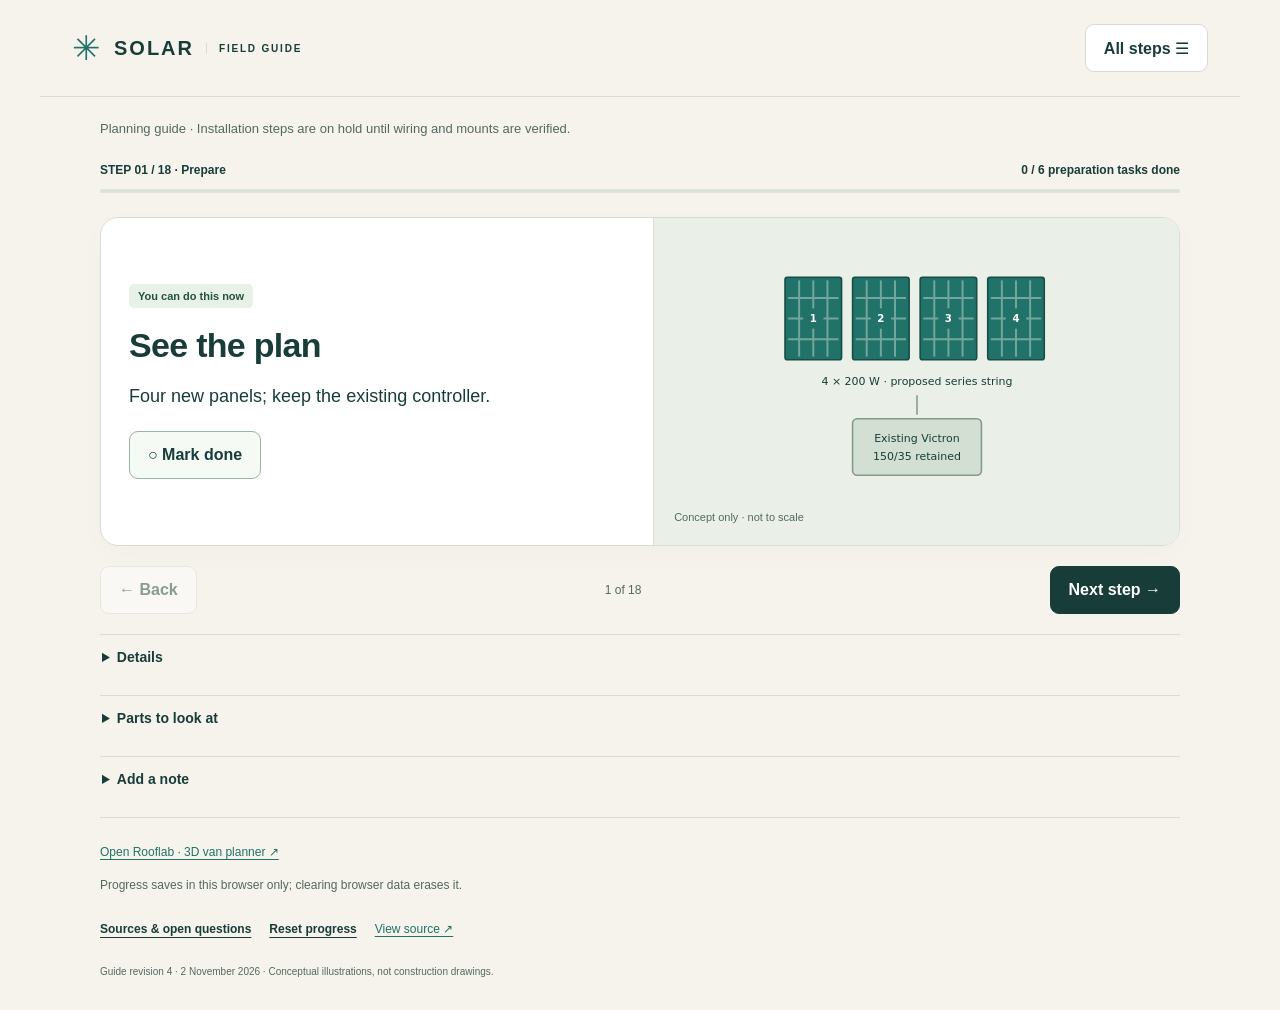
<file: index.html>
<!doctype html>
<html lang="en"><head><meta charset="utf-8"><meta name="viewport" content="width=device-width,initial-scale=1"><meta name="theme-color" content="#163d3a"><meta name="description" content="An illustrated, save-your-place field guide for planning a van solar upgrade, with explicit installation hold points."><title>Solar / A step at a time</title><link rel="stylesheet" href="style.css"><script defer src="app.js"></script></head>
<body><a class="skip" href="#step-title">Skip to current step</a><header><a class="brand" href="#step=1" aria-label="Solar guide, first step"><span class="sun">✳</span> SOLAR <span class="brand-sub">FIELD GUIDE</span></a><button id="overview-button">All steps <span aria-hidden="true">☰</span></button></header>
<main><p class="guide-status">Planning guide · Installation steps are on hold until wiring and mounts are verified.</p>
<div class="journey"><p id="position"></p><p id="progress-label"></p></div><div class="progress-track" aria-hidden="true"><div id="progress-fill"></div></div>
<article id="step-card"><div class="step-copy"><div id="step-meta"></div><h2 id="step-title" tabindex="-1"></h2><p id="step-action" class="lead"></p><div id="completion"></div></div><figure><div id="illustration"></div><figcaption id="figure-caption"></figcaption><div class="legend"><span><i class="teal"></i> Focus</span><span><i class="gray"></i> Existing / context</span><span><i class="amber"></i> Verify / hold</span></div></figure></article>
<nav class="step-nav" aria-label="Step navigation"><button id="back">← Back</button><span id="nav-count"></span><button id="next" class="primary">Next step →</button></nav>
<details id="technical-details"><summary>Details</summary><div id="step-detail"></div><div id="hold"></div><p>These installation previews cannot be marked complete; a verified procedure is still needed.</p></details>
<details id="parts-review"><summary>Parts to look at</summary><article class="review-card" aria-labelledby="unaka-title"><span class="badge locked">REVIEW ONLY · FIT NOT CONFIRMED</span><h3 id="unaka-title">Unaka 7.5-inch High Bar Bracket Kit</h3><p>Four brackets · SKU 1009-MK01-00 REV2</p><p><strong>$160</strong> before tax and shipping · price checked 2 November 2026.</p><p>Crossbars and the hardware for attaching them cost extra. Fit to the existing rack, fan/A/C clearance and wind-load suitability still need confirmation.</p><p>Stock has not been verified. This is a candidate to review, not an approved installation part.</p><a id="unaka-product-link" href="https://unakagearco.com/products/unaka-high-bar-bracket-kits" target="_blank" rel="noopener noreferrer">View the bracket kit at Unaka ↗</a></article></details>
<details class="notes"><summary>Add a note</summary><label for="note">Your note for this step <span>Optional · stored only in this browser</span></label><textarea id="note" rows="3" placeholder="Add a measurement, a question, or where you paused…" maxlength="12000"></textarea><p id="save-status" role="status"></p></details>
<footer><p><a href="planner/">Open Rooflab · 3D van planner ↗</a></p><p>Progress saves in this browser only; clearing browser data erases it.</p><div><button id="sources-button" class="text-button">Sources & open questions</button><button id="reset-button" class="text-button">Reset progress</button><a href="https://github.com/sgordon1024/solar-upgrade-guide">View source ↗</a></div><small>Guide revision 4 · 2 November 2026 · Conceptual illustrations, not construction drawings.</small></footer></main>
<dialog id="overview"><div class="dialog-head"><h2>Your route</h2><button data-close="overview" aria-label="Close all steps">✕</button></div><p>Check marks mean preparation done. A lock means preview only.</p><div id="step-list"></div></dialog>
<dialog id="sources"><div class="dialog-head"><h2>Before tools come out</h2><button data-close="sources" aria-label="Close sources">✕</button></div><p>The four-panel plan is selected. The mounting and electrical details are not approved. No button in this guide releases installation holds.</p><h3>Evidence still needed</h3><ul><li>Rack model; rail slots, crossbars, brackets and shared attachments; approved fasteners and torque; roof/rack dynamic and wind-uplift limits.</li><li>Driver-side Starlink and centerline exhaust-fan footprints/separation; panel 2 placement; fan fully open and A/C measured from one agreed rail datum; required airflow and service clearances; validated panel support and overhang.</li><li>Both disconnects: DC voltage/current ratings, poles, topology and load-break suitability.</li><li>Actual cable markings, condition and protection; connector manufacturer/family; measured jumper routes; bonding design.</li><li>Qualified isolation plan for all affected energy sources; manufacturer removal and mounting instructions; safe access and lifting plan.</li><li>Cold-weather string-voltage calculation, polarity and protection checks; battery/BMS settings and commissioning procedure.</li></ul><h3>Official references</h3><ul><li><a href="https://cdn.shopify.com/s/files/1/0938/4627/4366/files/HSP200N-64L_-_Manual.pdf?v=1779096675">HQST HSP200N-64L specification PDF</a> — dimensions and electrical data. Despite its filename, this is a two-page datasheet, not detailed mounting instructions.</li><li><a href="https://www.victronenergy.com/media/pg/Manual_SmartSolar_MPPT_150-35__150-45/en/safety-precautions.html">Victron safety precautions</a> — hazardous DC and isolation.</li><li><a href="https://www.victronenergy.com/media/pg/Manual_SmartSolar_MPPT_150-35__150-45/en/installation.html">Victron installation manual</a> — array limits and system-specific installation requirements.</li><li><a href="https://desertbliss.com/desertvans/assets/docs/Desert-Vans-Mesa-Riser-Installation-Guide.pdf">Mesa Riser installation guide</a> — no panel wind-uplift rating. Mesa is not an approved mount for this plan.</li></ul><p>Sources reviewed 1 November 2026. Rack, existing-panel, A/C, fan and battery-specific instructions remain to be collected. A revised, verified guide is needed before work begins.</p></dialog>
<dialog id="reset"><h2>Start over in this browser?</h2><p>This erases all saved notes, preparation checks, and your saved place. Installation holds stay in place.</p><div class="reset-actions"><button data-close="reset">Keep my progress</button><button id="confirm-reset" class="danger">Erase and start over</button></div></dialog>
<noscript><p class="notice">Enable JavaScript for step navigation and local progress saving. Installation remains on hold.</p></noscript></body></html>
</file>
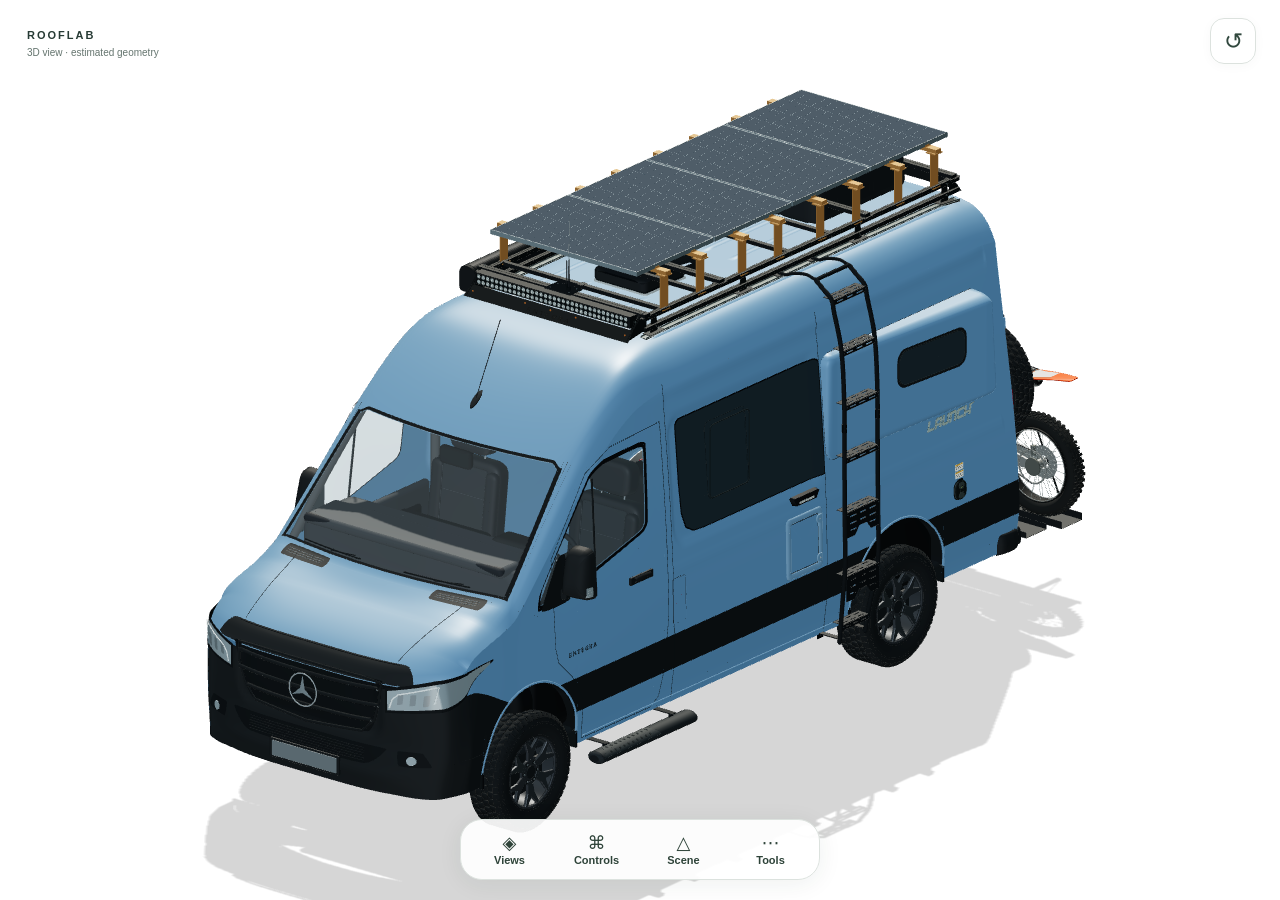
<file: planner/index.html>
<!doctype html><html lang="en"><head><meta charset="utf-8"><meta name="viewport" content="width=device-width,initial-scale=1"><meta name="theme-color" content="#ffffff"><meta name="description" content="An open, editable 3D roof layout planner for a Sprinter-based Entegra Launch. Download and share your own measurements."><title>Rooflab · Van layout planner</title><link rel="stylesheet" href="style.css?v=retro1"><link rel="stylesheet" href="loading.css?v=line1"><script defer src="boot.js?v=retro1" onerror="window.addEventListener('DOMContentLoaded',()=>{document.querySelector('#load-detail').textContent='Loading failed. Reload to try again.';document.querySelector('#load-screen').dataset.phase='error';document.querySelector('.load-actions').hidden=false;document.querySelector('#load-retry').onclick=()=>location.reload();document.querySelector('#load-tools').hidden=true;})"></script><script defer src="snowboard-data.js?v=rear1"></script><script defer src="solar-data.js?v=bi1"></script><script defer src="roof-edit-data.js?v=star1"></script><script defer src="retractable-data.js?v=bi1"></script><script defer src="panel-comparison.js?v=bi1"></script><script defer src="snapshot-data.js?v=slide1"></script><script defer src="share-data.js?v=share1"></script><script defer src="upgrade-data.js?v=slide1"></script><script defer src="app.js?v=share1"></script><script defer src="roof-editor.js?v=star1"></script><script defer src="retractable-ui.js?v=bi1"></script><script defer src="panel-comparison-ui.js?v=bi1"></script><script defer src="share-ui.js?v=share1"></script></head><body class="immersive is-loading"><section id="load-screen" class="load-screen" aria-labelledby="load-title">
  <div class="load-card">
    <div class="load-brand" aria-label="Rooflab">
      <svg class="load-emblem" viewBox="0 0 40 40" fill="none" aria-hidden="true"><path d="M9 29 20 10 31 29H9Zm11-19v19m0-10-6 10"/></svg><span aria-hidden="true">ROOFLAB</span>
    </div>
    <div class="load-scene" aria-hidden="true">
      <div class="load-elastic-body">
        <svg class="load-art" viewBox="0 0 600 300" fill="none">
          <defs>
            <linearGradient id="load-contour" x1="105" y1="130" x2="478" y2="220" gradientUnits="userSpaceOnUse"><stop stop-color="#6755c5"/><stop offset=".3" stop-color="#407fc0"/><stop offset=".55" stop-color="#258b8c"/><stop offset=".77" stop-color="#d4943a"/><stop offset="1" stop-color="#cf677a"/></linearGradient>
            <path id="load-shell-line" d="M112 217C103 186 104 149 109 123C114 100 130 94 152 93L337 90C359 89 372 101 381 115L414 163C440 170 466 180 472 195L476 216Q478 225 467 225H455C452 205 439 192 420 192C400 192 387 205 385 225H211C209 205 195 192 176 192C157 192 142 205 141 225H125Q115 225 112 217Z"/>
          </defs>
          <g class="load-contours" stroke="url(#load-contour)">
            <use href="#load-shell-line"/>
            <use class="load-trace" href="#load-shell-line"/>
            <path d="M125 151Q126 126 131 118Q134 113 143 113L293 111Q303 111 303 120L304 151Q304 157 296 157H134Q126 157 125 151Z"/>
            <path d="M236 113Q230 135 235 156M323 110Q318 153 320 211"/>
            <path d="M339 110Q357 109 365 122L390 156Q392 159 386 159L342 157Q337 157 337 151L336 117Q336 111 339 110Z"/>
            <path d="m151 123 12 22m4-24 11 23m170-23 21 28" class="load-glass-lines"/>
            <path d="M125 175Q214 181 307 175M335 178Q368 181 398 180M292 168l9-1m38 3 9 1M225 216Q290 220 372 216"/>
            <path d="m414 164 9-11-3-12q-2-6-7-5l-9 3 3 15M452 188l13 7-1 9-11-4M113 178l9 1-1 14-9-1M467 218l14-1q5 0 5 5t-5 5h-17"/>
            <g class="load-roof-lines"><path d="M134 83Q221 75 341 81M146 80l2-12m179 10-1-12M142 66Q224 59 325 64l15 8Q239 67 155 74Z"/><path d="m180 63 10 9m25-11 10 9m25-10 10 9m25-9 10 9" class="load-glass-lines"/><path d="M251 59q-1-10 9-11l35 1q9 1 9 12"/></g>
            <path class="load-ladder-line" d="M113 113q-17-5-14 12l2 76m-2-57 11 1m-10 17 10 1m-9 17h10m-9 18 9-1"/>
          </g>
        </svg>
      </div>
      <div class="load-wheel load-wheel-rear"><svg class="load-tire" viewBox="-36 -36 72 72" fill="none"><circle r="30"/><circle r="24"/></svg><div class="load-wheel-rotor"><svg viewBox="-36 -36 72 72" fill="none"><path d="M0-21C-8-15-11-6 0 0" stroke="#6755c5"/><path d="M0 0C9-5 17-5 20 1" stroke="#258b8c"/><path d="M0 0C-7 9-8 16-3 21" stroke="#cf677a"/><circle r="4"/><path class="load-rim-marker" d="M-11-28A30 30 0 0 1 12-27" stroke="#6755c5"/></svg></div></div>
      <div class="load-wheel load-wheel-front"><svg class="load-tire" viewBox="-36 -36 72 72" fill="none"><circle r="30"/><circle r="24"/></svg><div class="load-wheel-rotor"><svg viewBox="-36 -36 72 72" fill="none"><path d="M0-21C-8-15-11-6 0 0" stroke="#6755c5"/><path d="M0 0C9-5 17-5 20 1" stroke="#258b8c"/><path d="M0 0C-7 9-8 16-3 21" stroke="#cf677a"/><circle r="4"/><path class="load-rim-marker" d="M-11-28A30 30 0 0 1 12-27" stroke="#6755c5"/></svg></div></div>
      <svg class="load-wake" viewBox="0 0 600 300" fill="none"><path d="M67 182q13-4 24 0M52 202q20-5 37 0M72 223q9-3 17-1"/></svg>
      <div class="load-track"><i></i></div>
    </div>
    <h1 id="load-title">Getting your van ready</h1>
    <p id="load-detail" role="status" aria-live="polite">Building the model and preparing your saved layout.</p>
    <div class="load-actions" hidden><button id="load-retry" type="button">Try again</button><button id="load-tools" type="button">Open layout tools</button></div>
    <div class="load-footer"><button id="load-motion" class="load-motion" type="button" aria-pressed="false">Pause animation</button></div>
  </div>
</section>
<header><a href="../" class="brand"><svg class="brandmark" viewBox="0 0 40 40" aria-hidden="true"><rect x="1" y="1" width="38" height="38" rx="12" fill="none" stroke="currentColor"/><path d="M9 28 20 10 31 28H9Zm11-18v18m0-9-5 9" fill="none" stroke="currentColor" stroke-width="1.6"/></svg> ROOFLAB <span>THE VAN FIELD STUDIO</span></a><a href="https://github.com/sgordon1024/solar-upgrade-guide/tree/main/planner">Open source ↗</a></header>
<main aria-busy="true" inert><div class="intro"><div class="intro-copy"><p class="trail-label"><span></span> BUILT FOR THE WAY OUT THERE</p><p class="eyebrow">2024 ENTEGRA LAUNCH 19Y / 2023 SPRINTER 2500</p><h1>Every adventure<br>starts with <em>a shell.</em></h1><p>Explore the Sprinter, installed roof equipment and the KTM on its carrier. Inspect every angle. Add one detail at a time.</p></div><div class="actions"><button id="export">↓ Export specs</button><label class="button import-button">↑ Import specs<input id="import" type="file" accept="application/json,.json" aria-label="Import specs"></label></div></div>
<p class="notice"><strong>Reference reconstruction · dimensions still need verification.</strong> Original shell modeled from 33 supplied images. Unmeasured contours are estimates; this is not factory CAD or a scan.</p>
<div class="workspace"><div class="model-column"><section class="viewer" aria-label="Interactive van model"><div class="stage-heading"><span><i></i> SPRINTER / SHELL STUDY</span><span>01 / REFERENCE RECONSTRUCTION</span></div><div class="viewbar"><div><button id="orbit" aria-pressed="true">3D view</button><button id="front" aria-pressed="false">Front</button><button id="side" aria-pressed="false">Driver</button><button id="passenger" aria-pressed="false">Passenger</button><button id="rear" aria-pressed="false">Rear</button><button id="roof" aria-pressed="false">Top</button><button id="underbody" aria-pressed="false">Underbody</button><button id="top" aria-pressed="false">Roof plan</button><button id="cockpit" aria-pressed="false">Cockpit</button><button id="driver-eye" aria-pressed="false">Driver seat</button><button id="cabin-seats" aria-pressed="false">Front seats</button><button id="ceiling" aria-pressed="false">Ceiling lights</button></div><button id="home" aria-label="Reset camera">↺ Camera</button></div><details class="environment-panel"><summary>Scene <span>Simple places to explore</span></summary><fieldset><legend>Choose an environment</legend><div class="environment-grid"><label class="environment-choice"><input type="radio" name="environment" value="white" checked><i aria-hidden="true" style="background:#f3f3ee"></i><span>White</span></label><label class="environment-choice"><input type="radio" name="environment" value="desert"><i aria-hidden="true" style="background:#bd8d67"></i><span>Desert</span></label><label class="environment-choice"><input type="radio" name="environment" value="dunes"><i aria-hidden="true" style="background:#d6bc86"></i><span>Sand dunes</span></label><label class="environment-choice"><input type="radio" name="environment" value="mud"><i aria-hidden="true" style="background:#756049"></i><span>Mud</span></label><label class="environment-choice"><input type="radio" name="environment" value="gravel"><i aria-hidden="true" style="background:#aaa28d"></i><span>Gravel back road</span></label><label class="environment-choice"><input type="radio" name="environment" value="highway"><i aria-hidden="true" style="background:#525c61"></i><span>Paved highway</span></label><label class="environment-choice"><input type="radio" name="environment" value="rain"><i aria-hidden="true" style="background:#919fab"></i><span>Rain</span></label><label class="environment-choice"><input type="radio" name="environment" value="snow"><i aria-hidden="true" style="background:#e8edef"></i><span>Snow</span></label></div></fieldset><button type="button" data-action="wheels" aria-pressed="false">Drive demo<span>Stopped</span></button><p>Scenery only. The drive demo moves the ground and weather with the tires. Reduced motion keeps the scene still.</p></details><div class="scene-controls"><div class="display-switches" role="group" aria-label="View aids"><label class="layer-switch "><span class="switch-copy"><span>Dimensions</span></span><input type="checkbox" role="switch" id="show-dimensions"></label><label class="layer-switch "><span class="switch-copy"><span>Wireframe</span></span><input type="checkbox" role="switch" id="show-wireframe"></label></div><details class="layer-panel"><summary><span>Model layers<small>Show or hide parts of your van</small></span><span class="layer-summary-hint">Customize</span></summary><p class="layer-note">These reference surfaces are estimates. Switches change visibility only.</p><div class="layer-groups"><fieldset><legend>Body &amp; sides</legend><label class="layer-switch"><span class="switch-copy"><span>Fuel cap cutaway</span><small>Inspection only · driver door must open for access</small></span><input type="checkbox" role="switch" id="show-fuel-cutaway"></label><label class="layer-switch "><span class="switch-copy"><span>Sleeping flares</span><small>Photo estimate</small></span><input type="checkbox" role="switch" id="show-flares" checked></label><label class="layer-switch "><span class="switch-copy"><span>Camper windows</span><small>Photo estimate</small></span><input type="checkbox" role="switch" id="show-windows" checked></label><label class="layer-switch "><span class="switch-copy"><span>Running boards</span><small>Photo estimate</small></span><input type="checkbox" role="switch" id="show-running-boards" checked></label><label class="layer-switch "><span class="switch-copy"><span>Owl side ladder</span><small>Photo estimate</small></span><input type="checkbox" role="switch" id="show-ladder" checked></label><label class="layer-switch "><span class="switch-copy"><span>Carefree awning</span><small>Stowed · photo estimate</small></span><input type="checkbox" role="switch" id="show-awning" checked></label></fieldset><fieldset><legend>Roof</legend><label class="layer-switch "><span class="switch-copy"><span>Rack &amp; front light bar</span><small>Photo estimate</small></span><input type="checkbox" role="switch" id="show-rack" checked></label><label class="layer-switch "><span class="switch-copy"><span>Installed roof equipment</span><small>AC, solar, fan, Starlink &amp; antennas</small></span><input type="checkbox" role="switch" id="show-installed-roof" checked></label></fieldset><fieldset><legend>Rear &amp; cargo</legend><label class="layer-switch "><span class="switch-copy"><span>Rear-door spare</span><small>Photo estimate</small></span><input type="checkbox" role="switch" id="show-spare" checked></label><label class="layer-switch"><span class="switch-copy"><span>MAXTRAX traction boards</span><small>Passenger rear door · mounting estimate</small></span><input type="checkbox" role="switch" id="show-traction" checked></label><label class="layer-switch "><span class="switch-copy"><span>Motorcycle carrier</span><small>Includes bike &amp; container visibility</small></span><input type="checkbox" role="switch" id="show-carrier" checked></label><label class="layer-switch "><span class="switch-copy"><span>KTM 350 SX-F</span><small>2021 · requires carrier</small></span><input type="checkbox" role="switch" id="show-bike" checked></label><label class="layer-switch "><span class="switch-copy"><span>VP Racing container</span><small>3 gallons · requires carrier</small></span><input type="checkbox" role="switch" id="show-container" checked></label></fieldset></div></details><div class="planning-switches"><label class="layer-switch "><span class="switch-copy"><span>Legacy roof boxes</span><small>Edit the separate placeholder layout</small></span><input type="checkbox" role="switch" id="show-equipment"></label><label class="layer-switch planning-option"><span class="switch-copy"><span>Planning boundary</span></span><input type="checkbox" role="switch" id="show-envelope"></label><label class="layer-switch planning-option"><span class="switch-copy"><span>Equipment labels</span></span><input type="checkbox" role="switch" id="show-labels"></label></div></div><button id="open-roof-editor" class="bag-tool">Edit roof layout<small>Drag detailed equipment · export for review</small></button><div id="roof-starlink-hidden-notice" class="roof-hidden-notice" hidden>Starlink + mount temporarily hidden. Clearance checks still include it. <button id="roof-starlink-restore" type="button">Show Starlink</button></div><p id="roof-bag-hidden-notice" class="roof-hidden-notice" hidden>Snowboard bag temporarily hidden · still included in fit checks. <button id="roof-bag-restore" type="button">Show bag</button></p><button id="move-snowboard" class="bag-tool" type="button">Move snowboard bag<small>Detailed bag + both clamps</small></button><details class="solar-mod-panel" id="solar-mod"><summary><span>Mod 01 · 800 W solar<small>Four HQST panels + raised supports</small></span><span id="solar-state-label">Not previewing</span></summary><div class="solar-content"><label class="layer-switch"><span class="switch-copy">Preview the solar upgrade<small>Replaces the four installed panels visually</small></span><input id="solar-enabled" type="checkbox" role="switch"></label><p class="small">Four fixed HQST 200 W panels; use Solar panels · mono / bifacial to compare products. The original electrical reference applies to the monofacial four-panel bank only. Your saved roof layout stays intact. Panel sizes are sourced; positions and supports are estimates.</p><button id="inspect-solar" type="button">View roof from above</button><details class="solar-fold"><summary>Parts list · visible &amp; hidden</summary><p class="small">The panels are selected. The remaining entries distinguish possible reuse from unresolved hardware; this is not a finalized shopping list.</p><ul id="solar-parts" class="solar-parts"></ul><button id="solar-download" type="button">Download parts &amp; specs JSON</button><p><a href="solar-upgrade.md">Read the solar review &amp; sources</a> · <a href="solar-800w-specs.json" download>Download starter proposal</a></p></details><details class="solar-fold"><summary>Fit &amp; riser heights <span id="solar-flags-count"></span></summary><ul id="solar-flags" class="small" aria-live="polite"></ul><p class="small">Open fan, A/C airflow and servicing, Starlink signal/shading, snowboard access and rack loads still need checking. No box conflict does not establish fit.</p><p class="small">Rear pair is 60.24 in wide before a gap. Three panel rows need 122.64 in before gaps. The measured 60 × 122 rectangle is not an approved mounting boundary.</p><p class="small">Amber supports are generic riser estimates. Unaka 7.5-inch brackets were a candidate, not a confirmed kit for this rack. The candidate’s height reference differs from the A/C measurement.</p><form id="solar-position-form"><p class="small">X/Y: front driver-side corner of the planning rectangle. Z: panel bottom above the illustrative roof datum, in inches. Adjusting Z is not a structural clearance approval.</p><div id="solar-position-fields"></div></form></details><details class="solar-fold"><summary>Controller &amp; wiring check</summary><p id="solar-controller-scope" class="small">Existing 48 V system + SmartSolar 150/35: no controller replacement required solely for this 800 W array. Verify the actual labels, battery profile and installation.</p><label for="solar-temperature">Design minimum temperature (°C)</label><input id="solar-temperature" type="number" min="-40" max="25" step="1" required><p class="small">Default −20°C is a scenario, not a verified travel minimum. Cold Voc includes +3% published tolerance.</p><dl id="solar-electrical" class="solar-electrical"></dl><p id="solar-original-wiring" class="small">Original monofacial reference: 4S1P only. 2S2P produces about 38 V at maximum power and is unsuitable for reliable 48 V charging. Verify hot/shaded voltage against the configured battery voltage plus the controller’s 5 V startup margin.</p><p class="small">Existing combiner topology, connectors, cable ratings and disconnects remain unverified. A panel swap may need wiring changes. The 20 A panel fuse ceiling is not a selected fuse rating.</p></details></div></details><p id="solar-preview-status" class="render-status solar-preview-status" hidden>800 W SOLAR PREVIEW · panel dimensions sourced · positions &amp; risers estimated</p><details class="upgrade-panel" id="optional-upgrades"><summary>Optional underbody upgrades <span id="upgrade-count">0 proposed</span></summary><p class="small">Compare planned additions. These are not installed equipment. Amber models show approximate positions; Launch fit and clearances remain unverified.</p><div class="upgrade-grid"><div><label for="upgrade-tank">Spare-space water tank · choose one</label><select id="upgrade-tank"><option value="none">No auxiliary tank</option><option value="gocode28">GoCode · 28 gallons</option><option value="sb35">S&amp;B · 35 gallons</option></select><p class="small" id="upgrade-tank-note"></p><a id="upgrade-source" class="small" target="_blank" rel="noopener" hidden>Tank specifications ↗</a></div><div><label class="upgrade-check"><input id="upgrade-engine" type="checkbox">Van Compass 4095 · engine skid</label><label class="upgrade-check"><input id="upgrade-transmission" type="checkbox">Van Compass 4096 · transmission skid</label><p class="small">Transmission skid includes the engine skid selection. Plate shapes and mounts are estimated. Match the actual Owl suspension and mounting configuration before selecting a product variant.</p><p class="small"><a href="https://vancompass.com/products/engine-skid-plate-sprinter-awd-2023-2500-by-van-compass" target="_blank" rel="noopener">4095 source ↗</a> · <a href="https://vancompass.com/products/transmission-and-transfer-case-skid-plate-sprinter-awd-2023-by-van-compass" target="_blank" rel="noopener">4096 source ↗</a></p></div></div><div class="upgrade-foot"><button type="button" id="inspect-upgrades">Inspect underneath</button><span>Saved with your layout · excluded from roof box checks</span></div><p class="small">The underbody view hides the generic floor placeholder and ground. Frame rails, spare basket, plumbing and heat/movement clearances have not been surveyed. It cannot confirm fit.</p></details><p id="upgrade-view-note" class="render-status" hidden>PROPOSED UPGRADES · amber = comparison envelope · position and fit unverified</p><p class="render-status planning-option">Editing your saved layout. The installed roof reference is hidden; its antennas and detailed surfaces are not part of box checks.</p><p id="render-status" class="render-status" role="status">Loading 3D exterior…</p><canvas id="scene" tabindex="0" aria-label="Interactive 3D van. Tap any roof solar panel to enable or toggle the slide-out preview. Use Tools, Edit roof layout, to move or rotate panels; tap the snowboard bag to move it; tap doors, windows, lights or tires. Labeled controls follow the canvas. Drag to orbit. Arrow keys rotate. Plus and minus zoom. Edit equipment using the adjacent controls."></canvas><div class="viewfoot"><span>Tap solar to deploy / stow · Tools → Edit roof to move / rotate · tap bag to move · drag to orbit · pinch to zoom</span><div><button id="zoomout" aria-label="Zoom out">−</button><button id="zoomin" aria-label="Zoom in">+</button></div></div><details class="motion-panel" open><summary><span>Try your van<small>Tap a part in 3D, or use these controls</small></span></summary><div class="motion-groups"><fieldset><legend>Doors</legend><button type="button" data-action="driver-door" aria-pressed="false">Driver door<span>Closed</span></button><button type="button" data-action="passenger-door" aria-pressed="false">Passenger door<span>Closed</span></button><button type="button" data-action="sliding-door" aria-pressed="false">Sliding door<span>Closed</span></button><button type="button" data-action="rear-doors" aria-pressed="false">Rear doors<span>Closed</span></button><button type="button" data-action="cassette-door" aria-pressed="false">Cassette access door<span>Closed</span></button></fieldset><fieldset><legend>Front seats</legend><button type="button" data-action="driver-seat" aria-pressed="false">Swivel driver seat<span>Facing front</span></button><button type="button" data-action="passenger-seat" aria-pressed="false">Swivel passenger seat<span>Facing front</span></button><p>Black leather · owner confirmed. Seats turn one at a time. Door opening, armrest lift and seat movement use an illustrative clearance path; the actual mechanism needs measurements.</p></fieldset><fieldset><legend>Windows</legend><button type="button" data-action="driver-slider" aria-pressed="false">Driver middle slider<span>Closed</span></button><button type="button" data-action="flare-window" aria-pressed="false">Flare awning window<span>Closed</span></button></fieldset><fieldset><legend>Lights</legend><button type="button" data-action="headlights" aria-pressed="false">Headlights · tap to cycle<span>Off</span></button><button type="button" data-action="foglights" aria-pressed="false">Fog lights<span>Off</span></button><button type="button" data-action="taillights" aria-pressed="false">Tail lights<span>Off</span></button><button type="button" data-action="lightbar" aria-pressed="false">Roof light bar<span>Off</span></button><button type="button" data-action="porchlight" aria-pressed="false">Hatch light<span>Off</span></button><button type="button" data-action="night" aria-pressed="false">Day / night preview<span>Off</span></button></fieldset><fieldset><legend>Ceiling rope lights</legend><label class="rope-field">Preset<select id="rope-preset"><option value="off">Off</option><option value="warm">Warm</option><option value="aurora">Aurora</option><option value="sunset">Sunset</option><option value="rainbow">Rainbow</option></select></label><label class="rope-field">Pattern<select id="rope-pattern"><option value="steady">Steady</option><option value="flow">Color flow</option><option value="breathe">Slow breathing</option></select></label><label class="rope-field">Speed<input id="rope-speed" type="range" min="0.2" max="2" step="0.1" value="0.7"></label><button type="button" id="rope-pause" aria-pressed="false">Pause animation</button><p>Estimated route · motion pauses after 60 seconds and respects reduced motion.</p></fieldset><fieldset><legend>Motion</legend><button type="button" data-action="wheels" aria-pressed="false">Wheels &amp; suspension<span>Stopped</span></button><button type="button" data-action="reset">Close all &amp; reset</button><p>Wheel demo stops after 20 seconds. Reduced motion uses a static pose.</p></fieldset></div><p id="interaction-status" role="status" aria-live="polite">Tap doors, window panes, lamps or a tire. Drag still rotates the view.</p><p class="motion-note">Illustrative movement · opening angles, swivel paths, cabin dimensions, cassette shape, rope route and light beams are estimates. Cockpit presets inspect the front cabin; the camper interior is not yet reconstructed. Use measured dimensions for clearance planning. Motion is temporary and does not change your saved layout.</p></details><div class="legend"><span><i class="measured"></i>Measured</span><span><i class="manufacturer"></i>Manufacturer</span><span><i class="estimated"></i>Estimated</span><span>Body surfaces · estimated</span></div></section><div class="lower"><section class="card"><p class="eyebrow">03 / PLANNING ENVELOPE</p><h2>Your roof, your dimensions</h2><p class="small">Origin: front driver-side corner of the planning rectangle. X runs toward passenger side; Y runs toward rear; Z is above the roof datum. Track-referenced dimensions are not the body outline or a mounting boundary.</p><form id="roof-form" class="grid"></form><p class="small">144-inch axle spacing is owner-reported. KO3 LT245/70R17 is owner-recorded. Body, wheel details, glass and stance are reconstructed estimates. Body width is now estimated at 79.5 inches from the cargo-van reference; the earlier 82-inch camper envelope was not bare-shell width. Surface contours are excluded from box checks.</p></section><section class="card"><p class="eyebrow">04 / GEOMETRY CHECK</p><h2 id="check-title">Review the layout</h2><label>Extra clearance around each box (in)<input id="clearance" type="number" min="0" max="24" step="0.25"></label><p class="small">Margins extend each box in X/Y/Z. Touching also flags. Required service clearances remain unknown.</p><ul id="checks" aria-live="polite"></ul></section></div></div>
<aside><p class="eyebrow">02 / PACK YOUR ROOF</p><div class="sectionhead"><h2>Roof equipment</h2><span id="count"></span></div><p class="small">Your saved layout is separate from the installed reference and may retain earlier estimates. Starter items represent existing equipment with estimated positions; newly added concepts are proposed changes. Select an item to enter your measurements.</p><p id="starter-note" class="small" hidden>Your previous layout is preserved. The new photo starter includes four solar panels. Export a backup, then <button id="load-starter" type="button">Load photo starter</button>.</p><div id="items"></div><div class="addrow"><select id="kind" aria-label="Equipment to add"><option value="solar">Solar panel</option><option value="custom">Custom equipment</option><option value="crossbar">Crossbar</option></select><button id="add">+ Add</button></div><form id="editor"></form></aside></div>

<details class="card" id="measurement-notebook"><summary><span class="notebook-index">05 / FIELD NOTES</span>Measurement notebook & unresolved references</summary><section aria-labelledby="measurement-next"><h2 id="measurement-next">Measurements to collect later</h2><p>We’ll keep modeling with labeled estimates. No measurements are needed before the next update. This running list starts with the roof:</p><ol class="small"><li>Mark the exact endpoints of the 122 × 60-inch area and its position on the body.</li><li>Show the tape endpoints for the 6.5-inch and 4-inch rail observations so their height references can be matched.</li><li>Record crossbar positions, rail sections, then light-bar, fairing and both antenna dimensions.</li><li>Next: each roof accessory’s mounted footprint, position and open/moving envelope.</li></ol><p><a href="https://github.com/sgordon1024/solar-upgrade-guide/blob/main/planner/measurements.md">Open the full measurement checklist</a> · <a href="measurements.md" download>Download checklist</a></p><p class="small">The checklist also tracks flares, windows, wheels/stance, hitch/carrier, hood lip, Owl side ladder, rear-door spare and cassette toilet hatch, Carefree awning and VP Racing container. Underbody requests cover the spare basket, obstructions, brackets and loaded clearance. Each entry explains the reference points and what is still estimated. It is a separate download; your personal notes below remain part of roof-layout exports.</p></section><p>These owner-reported observations are kept separately from illustrative coordinates. They are included in every export.</p><p>Rear glass outlines and hitch installation are photo estimates. The carrier follows HAUL-MASTER 57720 dimensions; 600 lb is its product rating, not a verified load capacity for this van. The 2021 KTM 350 SX-F uses manual dimensions and photo-estimated bodywork, installation and tie-down paths. Loaded stance and clearances are unmeasured. The roof rack and light bar are photo reconstructions. The 122 × 60-inch planning area is positioned on the body using an estimated origin; rail heights and the 6.5-inch reference still need confirmation. The default installed reference now includes A/C, Starlink, four panels, two central crossbar antennas, the Maxxair fan and the bagged snowboard on two rear clamps. Equipment models, antenna heights and hidden mounts are unverified. The fan is shown closed; open-lid clearance is unresolved. R07 covers the fan, R08 the antennas and R09 the packed case and clamps. The rack includes four visible main crossbars and four inferred lower panel-support spans. The seven-step driver-side Owl ladder uses photo-estimated dimensions and mounts; request E07 covers its measurements. The rear-door spare and driver-side cassette hatch follow the photos; their size, placement and hidden mounting details are estimates. E08 and E09 cover the measurements still needed. The Carefree awning is shown stowed from photo estimates; exact model and deployed envelope remain unknown (R10). The rear VP Racing 3-gallon container sits on the passenger end of the stored ramp; its dimensions and restraint details remain estimates (E10). Rack, ladder, awning, container and installed-reference surfaces are not included in equipment box checks.</p><div id="observations"></div><label>Your measurement notes<textarea id="notes" maxlength="12000" rows="4" placeholder="Record reference points, sources, and the measurements still needed…"></textarea></label><p class="small">Manufacturer status is only appropriate when you have checked a specific model's official dimensions. Add the source in the item's evidence field. Carrier product dimensions are documented in the downloadable shell specs; its installed position remains estimated.</p></details>
<footer><span id="save" role="status">Saved on this device only.</span><div><a href="shell-specs.json" download>Download shell specs</a><a href="starter-specs.json" download>Download roof layout</a><a href="measurements.md" download>Download measurement checklist</a><a href="README.md">Model & file format</a><button id="reset">Reset layout</button></div><p>No account, analytics or server storage. Export a backup before clearing browser data. Sharing a JSON file shares its notes and sources too.</p></footer><p id="message" role="status"></p>
<dialog id="reset-dialog"><h2>Reset your layout?</h2><p>This replaces equipment, optional upgrades and notes on this device with the starter model. Export first if you want a copy.</p><button id="cancel-reset">Keep layout</button><button id="confirm-reset">Reset layout</button></dialog>
<button id="open-slideouts" type="button">Slide-out solar · 1600 W concept</button><button id="open-panel-comparison" type="button">Solar panels · mono / bifacial</button><button id="open-share" type="button">Share setup</button><button id="open-snapshots" type="button">Save favorite / restore layouts</button></main><noscript><style>#load-screen{display:none}</style><p class="noscript-note">Enable JavaScript to explore the van, or <a href="starter-specs.json">download the roof specifications</a>.</p></noscript><section id="bag-mover" class="bag-mover" role="region" aria-labelledby="bag-title" hidden><div class="bag-heading"><h2 id="bag-title">Move snowboard bag<small>Detailed model · clamps move with it</small></h2><button type="button" id="bag-done">Done</button></div><label class="roof-hide-toggle"><input id="bag-hide" type="checkbox"> Temporarily hide bag + clamps</label><button id="bag-open-roof-editor" type="button">Edit whole roof</button><p id="bag-position" class="small" role="status" aria-live="polite"></p><label class="bag-step">Distance per tap<select id="bag-step"><option value="0.25">¼ inch</option><option value="1" selected>1 inch</option><option value="4">4 inches</option></select></label><div class="bag-nudges" role="group" aria-label="Move bag in vehicle directions"><button type="button" data-bag-axis="x" data-bag-sign="-1">← Driver side</button><button type="button" data-bag-axis="y" data-bag-sign="-1">↑ Front</button><button type="button" data-bag-axis="z" data-bag-sign="1">Raise</button><button type="button" data-bag-axis="x" data-bag-sign="1">Passenger →</button><button type="button" data-bag-axis="y" data-bag-sign="1">Rear ↓</button><button type="button" data-bag-axis="z" data-bag-sign="-1">Lower</button></div><details class="bag-details"><summary>Precise position &amp; fit notes</summary><p class="small">Offsets from the photo-estimated position, in inches. Positive X moves toward the passenger side; positive Y moves rearward; positive Z moves up. These controls move the actual bag, not the separate roof-layout box.</p><form id="bag-position-form"><div class="bag-offsets"><label>X · across<input id="bag-x" name="x" type="number" min="-60" max="100" step="any" required></label><label>Y · along<input id="bag-y" name="y" type="number" min="-150" max="100" step="any" required></label><label>Z · up<input id="bag-z" name="z" type="number" min="-6" max="40" step="any" required></label></div></form><button id="bag-reset" type="button">Restore photo position</button><ul id="bag-fit" class="small" aria-live="polite"></ul><p class="small">Bag and clamp dimensions are estimates. The rack bars stay fixed: moved clamps may no longer line up with them. These controls do not validate mounting, clearance or transport loads.</p></details><p class="bag-foot">Saved with your layout · all other equipment stays put</p></section><dialog id="roof-edit-dialog" aria-labelledby="roof-edit-title"><header class="roof-edit-header"><div><h2 id="roof-edit-title">Roof editor</h2><p>Detailed equipment · top-view footprints</p></div><button id="roof-edit-close" type="button">Done · view 3D</button></header><div class="roof-edit-content"><div class="roof-edit-preview"><p class="small">Drag a footprint, or select an object below. Front is up; driver side is left.</p><svg id="roof-edit-map" viewBox="-12 -14 84 156" role="group" aria-label="Roof equipment positioning map"></svg><p id="roof-edit-hidden-note" class="roof-edit-warning" hidden>Hidden items are only hidden visually. Their saved positions still count in fit checks. A place to carry the bag and Starlink is still needed. Hiding either does not remove it from clearance checks.</p></div><div class="roof-edit-controls"><div class="roof-edit-toggles"><label><input type="checkbox" id="roof-edit-starlink-hidden"> Temporarily hide Starlink + mount</label><label><input type="checkbox" id="roof-edit-bag-hidden"> Temporarily hide bag + clamps</label><label><input type="checkbox" id="roof-edit-solar"> Use proposed 800 W house panels</label><label><input type="checkbox" id="roof-edit-chassis"> Show separate 50 W chassis panel</label><label><input type="checkbox" id="roof-edit-cargo"> Try an optional storage box</label></div><button id="roof-panel-comparison" type="button">Compare mono / bifacial panels</button><label>Selected object<select id="roof-edit-object"></select></label><button type="button" id="roof-edit-rotate">↻ Rotate panel 90°</button><section id="roof-support-height" class="roof-edit-warning" aria-label="Selected panel support height" hidden><p id="roof-support-height-note" class="small"></p><button type="button" id="roof-raise-supports">Raise above crossing supports</button><button type="button" id="roof-undo-height" hidden>Undo panel raise</button></section><section id="roof-lower-height" class="roof-edit-warning" aria-label="Lower flat solar array"><strong>Lower the flat array</strong><p id="roof-lower-note" class="small" role="status" aria-live="polite"></p><button id="roof-lower-array" type="button">Use 1-inch panel gap</button><button id="roof-undo-lower" type="button" hidden>Undo array height change</button><p id="roof-lower-conflicts" class="small"></p><p class="small">Visual target only. The 1-inch-deep support spans can consume this gap. A/C airflow/service, full fan travel, cargo access and mounting are unverified. Your saved heights stay unchanged until you apply this. Undo is available until reload or another height edit.</p></section><label class="bag-step">Distance per tap<select id="roof-edit-step"><option value="0.25">¼ inch</option><option value="1" selected>1 inch</option><option value="4">4 inches</option></select></label><div id="roof-edit-directions" class="bag-nudges" role="group" aria-label="Move selected roof object"><button data-roof-axis="x" data-sign="-1">← Driver side</button><button data-roof-axis="y" data-sign="-1">↑ Front</button><button data-roof-axis="z" data-sign="1">Raise</button><button data-roof-axis="x" data-sign="1">Passenger →</button><button data-roof-axis="y" data-sign="1">Rear ↓</button><button data-roof-axis="z" data-sign="-1">Lower</button></div><p id="roof-edit-position-readout" class="small" role="status" aria-live="polite"></p><details class="roof-edit-details"><summary>Precise position</summary><p id="roof-edit-position-type" class="small"></p><form id="roof-edit-position"><div class="bag-offsets"><label>X · across<input id="roof-edit-x" name="x" type="number" step="any" required></label><label>Y · along<input id="roof-edit-y" name="y" type="number" step="any" required></label><label>Z · up<input id="roof-edit-z" name="z" type="number" step="any" required></label></div></form></details><details class="roof-edit-details" id="roof-extra-size" hidden><summary>Selected item dimensions</summary><p id="roof-extra-evidence" class="small"></p><form id="roof-extra-dimensions"><div class="bag-offsets"><label>Width (in)<input id="roof-extra-width" name="width" type="number" min="2" max="100" step="any" required></label><label>Length (in)<input id="roof-extra-length" name="length" type="number" min="2" max="150" step="any" required></label><label>Thickness / height (in)<input id="roof-extra-height" name="height" type="number" min="0.4" max="40" step="any" required></label></div></form></details><details class="roof-edit-details"><summary>Rear 2×2 + chassis panel</summary><p class="small">Screenshot-inspired estimate: four 200 W house panels in two rows, 1-inch gaps, raised to an illustrative 18-inch panel-bottom height above the estimated roof datum. The separate 50 W chassis panel uses your 23 × 20-inch footprint. Its thickness and mounts are estimates.</p><button type="button" id="roof-edit-rear-preset">Apply rear 2×2 + chassis panel</button><p class="small">Shows the bag and Starlink at their saved positions. Those positions may differ from the screenshot; import your exported layout for an exact comparison. Existing fixture coordinates, notes and measurements stay intact. The storage box remains optional.</p><p id="roof-scenario-summary" class="roof-edit-warning"></p></details><details class="roof-edit-details"><summary>Rack references &amp; planning allowances</summary><p class="small">Measured: just under 52 inches outside the rails; 130 inches between frontmost and rearmost crossbar centers. Separate roof reference: 60 × 122 inches. The photo-estimated rail drawing ends at planning Y123; its main-beam centers span 121 inches. The reported 130-inch measurement is retained separately and is not reconciled with this drawing. Saved positions and the planning origin stay unchanged. The awning attaches outside the passenger rail. The outer dashed outline is the planning allowance; the inner outline is the estimated rack. Neither is an approved mounting boundary.</p><form id="roof-overhang"><div class="bag-offsets"><label>Each side (in)<input name="side" id="roof-overhang-side" type="number" min="0" max="24" step="any" required></label><label>Rear (in)<input name="rear" id="roof-overhang-rear" type="number" min="0" max="24" step="any" required></label><label>Front (in)<input name="front" id="roof-overhang-front" type="number" min="0" max="24" step="any" required></label></div></form><p class="small">These allowances are drawn from the roof reference. If your 4-inch side limit means beyond the rails, the 2×2 panel block exceeds it even before mounting hardware. Confirm the datum and structural permission.</p></details><p class="roof-edit-warning">Planning only: hiding leaves physical conflicts in the checks. Raised panels can obstruct antennas, fan motion and A/C service or airflow. Generic risers are not an approved mounting design.</p><details class="roof-edit-details"><summary id="roof-edit-flag-count">Fit flags</summary><ul id="roof-edit-flags" class="small"></ul><p class="small">Hidden items still count. Envelope screening only; open fan, ventilation, wiring, plumbing, RF and mounts need separate checks. Moving an installed fixture is a hypothetical relocation; its cutout and services do not move. Rack bars stay fixed. Generic solar supports follow panel positions; attachment remains unresolved.</p></details><details class="roof-edit-details"><summary>Compact 800 W starting layout</summary><p class="small">Four landscape panels, ½-inch gaps, bottoms 15.5 inches above the estimated roof datum. Almost zero front/rear margin. Front antennas and hidden cargo still conflict. Fan motion, A/C airflow, risers and rail attachments need verification. No overhang allowance is confirmed.</p><button type="button" id="roof-edit-preset">Use compact layout · hide bag &amp; Starlink</button><p class="small">Replaces only proposed panel positions and hides two items. Installed positions, notes and measurements stay saved. You can undo this choice until you reload.</p></details><button type="button" id="roof-edit-undo" hidden>Undo last preset</button><p id="roof-edit-save-status" class="small" role="status"></p><button id="roof-edit-export" type="button">↓ Export for review</button><p id="roof-edit-export-status" class="small" role="status">Download the JSON and attach it here. Browser saves are private to this device; I cannot see them automatically.</p></div></div></dialog>
<nav id="slide-dock" class="slide-dock" hidden aria-label="Slide-out solar controls"><small id="slide-dock-status"></small><div><button data-slide-all="0">Stow all</button><button data-slide-all="1">Deploy all</button><button id="slide-dock-open">Adjust</button><button id="slide-dock-edit">Edit roof</button></div></nav>
<dialog id="slideout-dialog" class="concept-dialog" aria-labelledby="slide-title"><header><div><h2 id="slide-title">Slide-out solar</h2><p>Optional 4 + 4 panel study</p></div><button id="slide-close">View 3D</button></header><div class="concept-content"><p id="slide-prerequisite">Enable the proposed 800 W house array in Roof editor first.</p><label class="roof-hide-toggle"><input type="checkbox" id="slide-enabled"> Add four retractable 200 W panels</label><p id="slide-status" role="status"></p><p class="small">Tap any roof solar panel in 3D to deploy or stow the array. First tap enables this optional preview, using your saved fixed-panel positions. A partial array stows on the next tap. The 50 W panel is only a control shortcut; its circuit stays separate.</p><button id="slide-panel-comparison">Compare mono / bifacial panels</button><button id="slide-edit-roof">Edit roof · move / rotate</button><div class="concept-actions"><button data-slide-all="0">Stow all</button><button data-slide-all="1">Deploy all</button><button id="slide-undo" hidden>Undo last concept change</button></div><p class="small">Your fixed panels and installed equipment stay in place. Motion simulates automatic actuation; it controls no real hardware. Save your favorite through Tools → Save favorite / restore layouts before experimenting.</p><p id="slide-warning" class="roof-edit-warning" role="status"></p><div class="slide-controls"><fieldset><legend>Slider 1 · beneath fixed panel 1</legend><label>Extension <output id="slide-value-0">0%</output><input id="slide-range-0" type="range" min="0" max="100" step="5"></label><label>Side (change while stowed)<select id="slide-direction-0"><option value="-1">Driver side</option><option value="1">Passenger side</option></select></label></fieldset><fieldset><legend>Slider 2 · beneath fixed panel 2</legend><label>Extension <output id="slide-value-1">0%</output><input id="slide-range-1" type="range" min="0" max="100" step="5"></label><label>Side (change while stowed)<select id="slide-direction-1"><option value="-1">Driver side</option><option value="1">Passenger side</option></select></label></fieldset><fieldset><legend>Slider 3 · beneath fixed panel 3</legend><label>Extension <output id="slide-value-2">0%</output><input id="slide-range-2" type="range" min="0" max="100" step="5"></label><label>Side (change while stowed)<select id="slide-direction-2"><option value="-1">Driver side</option><option value="1">Passenger side</option></select></label></fieldset><fieldset><legend>Slider 4 · beneath fixed panel 4</legend><label>Extension <output id="slide-value-3">0%</output><input id="slide-range-3" type="range" min="0" max="100" step="5"></label><label>Side (change while stowed)<select id="slide-direction-3"><option value="-1">Driver side</option><option value="1">Passenger side</option></select></label></fieldset></div><details><summary>Estimated mechanism &amp; clearance review</summary><label>Extra panel bottom below fixed panel bottom (in)<input id="slide-drop" type="number" min="2" max="12" step="0.25" required></label><p class="small">Default drop: 3.25 in; selected panel thickness: 1.18 in, with generic tracks below. This is a packaging estimate, not a selected slider. Adjusting drop changes only the extra panels and tracks. Less clearance beneath the fixed array can make this cassette impossible.</p><p id="slide-footprint" class="small"></p><h3 id="slide-contact-count"></h3><ul id="slide-contacts" class="small"></ul><p class="small">Checks include hidden cargo/appliances, fan opening allowance, fixed panels/risers/spans, estimated rack/awning and other slider assemblies. Full-path boxes are conservative. Unmodeled mounts, locks, actuators and cable loops need additional space. Contacts remain visible; no fixed equipment is silently raised.</p></details><details><summary>Parts, power &amp; structural limits</summary><ul><li>4 additional selected HQST 200 W panel envelopes, beneath the selected fixed panels.</li><li>8 generic three-stage track illustrations. Dimensions, capacity and attachment unresolved.</li><li>Automatic actuation, travel locks, brackets, stops, sensors, cable management and weather protection: required design work, not selected products or complete CAD.</li><li>Controller/MPPT input and output ratings, cold-weather string voltage, current, wiring/protection, battery charge acceptance and shading topology: unresolved. No new wiring topology selected.</li></ul><p>1600 W is combined nominal house-panel nameplate power, not guaranteed generation. Covered stowed panels are not fully exposed generation. Partial extension is not a watts percentage; even full extension may leave overlap or shading. The existing 800 W calculations apply only to the fixed bank. The separate 50 W chassis circuit stays separate.</p><p>Wider parked footprint, wind and cantilever loads, total mass and rack/roof load paths are unverified. Stow before travel. The wheel-demo interlock is only an illustration, not physical protection or permission to drive.</p></details><button id="slide-export">Export slide-out review + layout</button><p class="small">Attach this JSON for review. Includes your notes and all layout coordinates; nothing is uploaded automatically.</p></div></dialog>
<dialog id="snapshot-dialog" class="concept-dialog" aria-labelledby="snapshot-title"><header><h2 id="snapshot-title">Your saved layouts</h2><button id="snapshot-close">Done</button></header><div class="concept-content"><label>Snapshot name<input id="snapshot-name" maxlength="100" value="My favorite — before slide-outs"></label><button id="snapshot-save">Save favorite + download JSON</button><p class="small">Saves a new dated snapshot of this device’s current layout, object transforms, visibility, concept settings and layer/scene choices. Previous snapshots are never overwritten. Camera angle and temporary door/light motion are excluded. Keep the downloaded file; browser storage can be cleared.</p><label>Saved snapshot<select id="snapshot-list"></select></label><div class="concept-actions"><button id="snapshot-restore">Restore selected</button><button id="snapshot-download">Download selected</button><button id="share-selected">Share selected</button><button id="snapshot-undo" hidden>Undo restore</button></div><p id="snapshot-status" role="status"></p><p class="small">To import a downloaded snapshot, use Tools → Files, notes &amp; model information → Import specs. Import restores layout data and the snapshot’s saved layer/scene choices. The next page landing still starts white.</p></div></dialog><dialog id="panel-comparison-dialog" class="concept-dialog" aria-labelledby="panel-comparison-title"><header><div><h2 id="panel-comparison-title">Mono / bifacial</h2><p>Reversible product comparison</p></div><button id="panel-comparison-close">View 3D</button></header><div class="concept-content"><p id="panel-comparison-state" role="status"></p><button id="panel-preview">Show selected house panels</button><label>Fixed four<select id="panel-fixed-all"><option value="mono">All monofacial</option><option value="bifacial">All bifacial</option><option value="mixed" disabled>Mixed selection</option></select></label><details><summary>Choose individual fixed panels</summary><div id="panel-fixed-choices" class="panel-choice-grid"></div></details><label>Sliding four<select id="panel-sliding-all"><option value="mono">All monofacial</option><option value="bifacial">All bifacial</option><option value="mixed" disabled>Mixed selection</option></select></label><details><summary>Choose individual sliding panels</summary><div id="panel-sliding-choices" class="panel-choice-grid"></div></details><div class="concept-actions"><button id="panel-all-mono">Return all to monofacial</button><button id="panel-type-undo" hidden>Undo type change</button></div><p>Types change envelope size from the same saved front/driver corner. No panel, appliance or cargo is automatically moved. Your named favorite remains separate.</p><p id="panel-comparison-mass" role="status"></p><p id="panel-comparison-power"></p><details><summary>Dimensions, sources &amp; electrical differences</summary><p>Mono: 46.26 × 30.12 × 1.18 in, 20.17 lb. Bifacial: 47.24 × 30.12 × 1.18 in, 21.58 lb. Geometry uses manufacturer millimeters. The extra 0.984 in can consume nearly all of a 1-inch row gap.</p><p>Both datasheets list 200 W, 22.4 V Voc, 19.2 V Vmp, 10.5 A Imp, 20 A maximum series fuse, −0.28%/°C Voc and +0.048%/°C Isc coefficients. Bifacial Isc: 11.4 A versus mono 11.04 A. Pmax coefficients: −0.29%/°C bifacial and −0.37%/°C mono. These are front-side reference values, not a controller approval.</p><p><a href="https://cdn.shopify.com/s/files/1/0938/4627/4366/files/HSP200N-64LT_Manual.pdf?v=1779176448" target="_blank" rel="noopener">Bifacial datasheet ↗</a> · <a href="https://cdn.shopify.com/s/files/1/0938/4627/4366/files/HSP200N-64L_-_Manual.pdf?v=1779096675" target="_blank" rel="noopener">Monofacial datasheet ↗</a> · <a href="https://hqsolarpower.com/products/hqst-compact-bifacial-200w-n-type-16bb-solar-panel-with-all-black-design" target="_blank" rel="noopener">Product page ↗</a></p><p>Rear cells/glass and black frames are an original visual approximation. Materials are not an irradiance or energy simulation.</p></details><p id="panel-comparison-contacts" class="roof-edit-warning"></p><ul id="panel-comparison-warnings" class="small"></ul><button id="panel-comparison-export">Export comparison + layout</button><p id="panel-comparison-export-status" class="small">Includes current geometry, selected models, sources and notes. Keep this file private or attach it here for review.</p></div></dialog><section id="shared-setup-banner" class="shared-setup-banner" aria-label="Shared setup" hidden><strong id="shared-setup-name">Shared setup</strong><p id="shared-setup-status" role="status"></p><div><button id="shared-setup-save" type="button">Save as a new favorite</button><button id="shared-setup-return" type="button">Return to my layout</button></div></section>
<dialog id="share-dialog" class="concept-dialog" aria-labelledby="share-title"><header><h2 id="share-title">Share this setup</h2><button id="share-close" type="button">Done</button></header><div class="concept-content"><p>Send a link that opens this exact saved setup on the site. Your friend can explore it without changing your copy or their saved layouts.</p><p class="small">Includes panel positions, equipment, measurements, notes, source text and layer/scene choices. Anyone with the link or file can read them. No photos, other favorites, camera angle or temporary door/light motion are included. Nothing is uploaded; the setup travels inside the link. Links are not encrypted and cannot be revoked.</p><div class="concept-actions"><button id="share-copy" type="button">Copy setup link</button><button id="share-download" type="button">Download setup</button></div><label id="share-link-row" hidden>Setup link<textarea id="share-link" readonly rows="3" spellcheck="false"></textarea></label><p id="share-status" role="status" aria-live="polite"></p></div></dialog></body></html>
</file>
<file: style.css>
:root{--ink:#183d39;--muted:#536962;--paper:#f5f3eb;--line:#d7ddd3;--teal:#217268;--amber:#a35215;--pale:#fcf0d8;font-family:ui-sans-serif,-apple-system,BlinkMacSystemFont,"Segoe UI",sans-serif;color:var(--ink);background:var(--paper);font-synthesis:none}*{box-sizing:border-box}body{margin:0}button,a,textarea{-webkit-tap-highlight-color:transparent}button{font:inherit;border:1px solid var(--line);border-radius:9px;background:#fff;color:var(--ink);padding:12px 18px;min-height:48px;cursor:pointer;font-weight:650}button:hover{background:#e7eee6}button:disabled{opacity:.48;cursor:default}a{color:var(--teal);text-underline-offset:3px}button:focus-visible,a:focus-visible,textarea:focus-visible{outline:3px solid #b55c16;outline-offset:4px}.skip{position:absolute;top:-80px;background:#fff;padding:15px;z-index:10}.skip:focus{top:0}header{max-width:1200px;margin:auto;display:flex;justify-content:space-between;align-items:center;padding:24px 32px;border-bottom:1px solid var(--line)}.brand{text-decoration:none;color:var(--ink);font-size:20px;font-weight:800;letter-spacing:2px;display:flex;align-items:center;gap:12px}.sun{font-size:34px;color:var(--teal)}.brand-sub{font-size:10px;letter-spacing:1.8px;border-left:1px solid var(--line);padding-left:12px}main{max-width:1136px;margin:auto;padding:0 28px}.intro{display:flex;justify-content:space-between;gap:32px;align-items:center;padding:38px 0 28px}.eyebrow{font-size:11px;font-weight:800;letter-spacing:2px}.intro h1{font-family:Georgia,serif;font-size:clamp(36px,5vw,56px);font-weight:400;margin:12px 0}.intro p:last-child{color:var(--muted);font-size:17px}.project-stamp{display:flex;flex-direction:column;gap:9px;border-left:2px solid #b5c7b8;padding-left:24px;min-width:260px}.project-stamp strong{font-size:26px}.project-stamp span{font-size:13px}.project-stamp small{color:var(--amber);font-size:12px}.notice{background:#ebeede;border-left:3px solid #8c9c64;padding:15px 18px;line-height:1.6;font-size:14px}.journey{display:flex;justify-content:space-between;gap:16px;font-size:12px;padding-top:22px;font-weight:650}.progress-track{height:4px;background:#dce3d8;margin-bottom:24px;border-radius:4px;overflow:hidden}#progress-fill{height:100%;background:var(--teal)}#step-card{display:grid;grid-template-columns:1.05fr 1fr;background:#fff;border:1px solid var(--line);border-radius:18px;overflow:hidden;min-height:465px;box-shadow:0 8px 32px #183d3905}.step-copy{padding:32px}.step-meta{display:flex;gap:8px;flex-wrap:wrap;align-items:center}.phase{font-size:11px;letter-spacing:1.5px;font-weight:800;text-transform:uppercase}.badge{font-size:11px;background:#e7f1e8;color:#23533a;padding:6px 9px;border-radius:5px;font-weight:750}.badge.locked{background:var(--pale);color:#874312}h2{font-size:clamp(26px,3vw,34px);letter-spacing:-.7px;line-height:1.15;margin:20px 0 16px}h2:focus{outline:none}.lead{font-size:18px;line-height:1.55;margin-top:0}#step-detail{font-size:15px;line-height:1.65;color:var(--muted)}#step-detail p{margin:12px 0}#step-detail ul{padding-left:20px}#hold{border-radius:9px;background:var(--pale);color:#713c15;padding:16px;font-size:14px;line-height:1.6;margin-top:18px}#hold:empty{display:none}#hold strong{display:block;margin-bottom:4px}.check-button{width:100%;text-align:left;margin-top:20px;border-color:#9ab4a7;background:#f5faf5}.check-button[aria-pressed=true]{background:#deeee4;color:#195d49}.locked-status{font-size:13px;font-weight:700;color:#87501d;margin-top:18px}figure{margin:0;background:#eaf0e8;display:flex;flex-direction:column;justify-content:center;padding:26px;min-width:0;border-left:1px solid var(--line)}#illustration svg{width:100%;height:auto;display:block}svg text{font-family:ui-sans-serif,system-ui,sans-serif;fill:var(--ink);font-size:14px}figcaption{font-size:13px;color:var(--muted);line-height:1.5;margin-top:16px}.legend{display:flex;gap:16px;font-size:10px;margin-top:20px;flex-wrap:wrap}.legend span{display:flex;align-items:center;gap:5px}.legend i{height:8px;width:8px;border-radius:50%}.teal{background:var(--teal)}.gray{background:#9baaa2}.amber{background:#c58035}.notes{margin-top:26px}.notes label{display:block;font-size:14px;font-weight:750;margin-bottom:10px}.notes label span{font-weight:400;color:var(--muted);font-size:12px;margin-left:10px}textarea{width:100%;font:inherit;resize:vertical;border:1px solid #cbd4c9;border-radius:10px;background:#ffffffa8;padding:14px;line-height:1.5;color:var(--ink)}#save-status{font-size:12px;min-height:18px;color:var(--muted);margin:7px 0}.step-nav{display:flex;align-items:center;justify-content:space-between;gap:12px;padding:12px 0 28px}.primary{background:var(--ink);color:#fff;border-color:var(--ink)}.primary:hover{background:#286057}#nav-count{font-size:12px;color:var(--muted)}footer{border-top:1px solid var(--line);padding:22px 0 30px;color:var(--muted);font-size:12px;line-height:1.7}footer>div{display:flex;align-items:center;gap:18px;flex-wrap:wrap}footer small{display:block;margin-top:12px}.text-button{background:transparent;border:0;padding:6px 0;font-size:12px;min-height:44px;text-decoration:underline;text-underline-offset:4px}dialog{width:min(650px,calc(100% - 28px));max-height:85dvh;border:1px solid var(--line);border-radius:16px;padding:26px;color:var(--ink);box-shadow:0 25px 90px #152b3340}dialog::backdrop{background:#142e32aa}dialog p,dialog li{font-size:15px;line-height:1.6}dialog a{overflow-wrap:anywhere}.dialog-head{display:flex;justify-content:space-between;align-items:center;gap:16px}.dialog-head h2{margin:0}.dialog-head button{flex-shrink:0}.step-link{width:100%;display:flex;gap:12px;align-items:center;text-align:left;margin:7px 0;font-weight:500}.step-link span:first-child{font-size:12px;color:var(--muted);min-width:25px}.step-link[aria-current=step]{border-color:var(--teal);background:#e8f1e9}.step-link small{margin-left:auto;white-space:nowrap}.list-phase{font-size:11px;letter-spacing:1.4px;text-transform:uppercase;margin:24px 0 10px}.reset-actions{display:flex;gap:12px;flex-wrap:wrap}.danger{background:#8e381f;color:white}.danger:hover{background:#702915}@media(max-width:720px){header{padding:16px 20px}.brand-sub{display:none}main{padding:0 18px}.intro{padding:26px 0 20px;gap:12px;display:block}.intro h1{margin:10px 0}.intro p:last-child{font-size:15px}.project-stamp{border-left:0;padding:10px 0 0;gap:6px}.project-stamp strong{font-size:20px}.project-stamp span{font-size:12px}.notice{font-size:13px;padding:12px 14px}.journey{font-size:11px;gap:8px}.journey p:last-child{text-align:right}#step-card{display:flex;flex-direction:column}.step-copy{padding:24px}.lead{font-size:17px}figure{border-left:0;border-top:1px solid var(--line);padding:22px}#illustration{max-width:430px;width:100%;align-self:center}.notes label span{display:block;margin:6px 0 0}.step-nav{flex-wrap:wrap}#nav-count{order:3;width:100%;text-align:center}.step-nav button{padding:13px 16px;font-size:14px}footer>div{gap:14px}dialog{padding:20px}.step-link{font-size:14px;padding:12px 10px}.step-link small{font-size:10px}.legend{font-size:10px}}@media(prefers-reduced-motion:reduce){*{scroll-behavior:auto!important}}

/* Simple action-first flow: technical context and notes are optional. */
.guide-status{font-size:13px;line-height:1.5;color:var(--muted);margin:22px 0 4px}.journey{padding-top:8px}#step-card{min-height:0}.step-copy{display:flex;flex-direction:column;justify-content:center;padding:28px}.step-copy h2{margin:18px 0}.lead{margin-bottom:0}.step-copy .check-button{width:auto;align-self:flex-start}.phase{display:none}figure{padding:20px}#illustration{max-width:330px;width:100%;align-self:center}.legend{display:none}figcaption{font-size:11px;margin-top:8px}.step-nav{padding:20px 0}details{border-top:1px solid var(--line);padding:0 0 12px}summary{cursor:pointer;min-height:48px;padding:14px 2px;font-weight:650;font-size:14px}summary:focus-visible{outline:3px solid #b55c16;outline-offset:2px}.notes{margin-top:0}details>p{font-size:14px;line-height:1.6;color:var(--muted)}footer{padding-top:12px}footer small{font-size:10px}#step-detail{max-width:760px}#hold{max-width:760px}#technical-details[open]{padding-bottom:20px}.notes label{margin-top:8px}@media(max-width:720px){header{padding:12px 18px}.guide-status{font-size:12px;margin-top:16px}.journey{font-size:10px}#step-card .step-copy{padding:22px 22px 18px}.step-copy h2{font-size:28px;margin:14px 0 10px}.lead{font-size:16px;line-height:1.5}figure{padding:12px 22px 16px}#illustration{max-width:280px}#progress-fill{min-height:4px}.progress-track{margin-bottom:16px}.step-nav{padding:16px 0 12px}.check-button{margin-top:16px}.notes label span{font-size:11px}}

.review-card{background:#fff;border:1px solid var(--line);border-radius:12px;padding:20px;margin:0 0 12px;max-width:650px}.review-card h3{font-size:20px;line-height:1.3;margin:16px 0 10px}.review-card p{font-size:14px;line-height:1.6;color:var(--muted)}.review-card a{display:inline-block;padding:12px 0;min-height:48px;font-weight:650;font-size:14px}.review-card .badge{display:inline-block;line-height:1.4}
</file>
<file: planner/style.css>
/* Rooflab field studio — warm paper, forest felt, burnt-orange hardware. */
:root{font-family:ui-sans-serif,-apple-system,BlinkMacSystemFont,"Segoe UI",sans-serif;color:#253c30;background:#18372c;font-synthesis:none;--forest:#18372c;--pine:#254939;--ink:#253c30;--muted:#526658;--orange:#ef9b59;--paper:#f3efe3;--line:#d6d8c8;--grain:url("data:image/svg+xml,%3Csvg viewBox='0 0 180 180' xmlns='http://www.w3.org/2000/svg'%3E%3Cfilter id='n'%3E%3CfeTurbulence type='fractalNoise' baseFrequency='.8' numOctaves='3' stitchTiles='stitch'/%3E%3C/filter%3E%3Crect width='100%25' height='100%25' opacity='.055' filter='url(%23n)'/%3E%3C/svg%3E")}
*{box-sizing:border-box}body{margin:0;background-image:var(--grain);background-size:180px}button,input,select,textarea{font:inherit}a{color:inherit;text-underline-offset:5px;text-decoration-thickness:1px}button,.button{border:1px solid #c7cebc;background:#f7f5eb;color:var(--ink);padding:12px 16px;border-radius:14px;cursor:pointer;font-size:13px;font-weight:650;min-height:46px;transition:background .2s ease,box-shadow .2s ease,transform .2s ease,border-color .2s ease}button:hover,.button:hover{background:#e8eddf;border-color:#91a28e;box-shadow:0 3px 10px #18372c0b}button:active,.button:active{transform:translateY(1px)}button:focus-visible,a:focus-visible,input:focus-visible,select:focus-visible,textarea:focus-visible,canvas:focus-visible,summary:focus-visible,.import-button:focus-within{outline:3px solid #d56b2e;outline-offset:4px}header{max-width:1500px;margin:auto;padding:25px 4%;display:flex;justify-content:space-between;gap:20px;align-items:center;color:#e9eddc;font-size:12px}header>a:last-child{border:1px solid #71917a66;border-radius:30px;padding:10px 15px;text-decoration:none;transition:background .2s}header>a:last-child:hover{background:#3c5d46}.brand{display:flex;align-items:center;gap:10px;text-decoration:none;letter-spacing:2.8px;font-size:20px;font-weight:800}.brandmark{width:36px;height:36px;color:#eda469;flex-shrink:0}.brand span{font-size:9px;letter-spacing:1.7px;margin-left:18px;color:#c4d0bc;font-weight:550;border-left:1px solid #6b826e;padding-left:22px}main{max-width:1500px;margin:auto;padding:15px 4% 35px}.intro{position:relative;isolation:isolate;display:flex;justify-content:space-between;align-items:flex-end;gap:25px;padding:28px 0 34px;overflow:hidden;color:#f3efdf}.intro:after{content:"";position:absolute;z-index:-1;width:540px;height:540px;right:-90px;top:-155px;opacity:.2;background:repeating-radial-gradient(ellipse at 65% 40%,transparent 0 22px,#a9bc8c 23px 24px,transparent 25px 42px);border-radius:42% 58% 70% 30%;transform:rotate(-22deg);mask-image:linear-gradient(90deg,transparent,#000)}.intro-copy{max-width:760px}.trail-label{display:flex;align-items:center;gap:9px;font-size:9px;font-weight:750;letter-spacing:2.2px;color:#e9ba85;margin:0 0 26px}.trail-label span{width:6px;height:6px;background:var(--orange);border-radius:50%;box-shadow:0 0 0 4px #e99a4c15}.eyebrow{font-size:9px;font-weight:750;letter-spacing:1.5px;color:#566e59;margin:0 0 13px}.intro .eyebrow{color:#c2cdb7;font-size:9px;letter-spacing:1.4px}h1{font-family:Georgia,"Times New Roman",serif;font-size:clamp(36px,4.4vw,65px);font-weight:400;line-height:1.06;letter-spacing:-2px;margin:16px 0 22px}h1 em{color:#edab76;font-weight:400}p{line-height:1.65}.intro p:not(.eyebrow):not(.trail-label){color:#c7d3be;font-size:14px;margin:0}.actions{display:flex;gap:9px;flex-shrink:0;padding-bottom:4px}.actions button,.actions .button{border-radius:13px;padding:14px 18px;min-height:48px}.actions .button{color:#f1eddb;background:#34513f;border-color:#6f896d;display:flex;align-items:center}.import-button{position:relative;overflow:hidden}.import-button input{position:absolute;inset:0;width:100%;height:100%;opacity:0;cursor:pointer}#export,#add{background:#eda269;color:#20372a;border-color:#eda269;box-shadow:inset 0 1px 0 #ffddb366,0 3px 0 #100e0b18}#export:hover,#add:hover{background:#ffb87c;border-color:#ffb87c;box-shadow:0 5px 16px #0c201d33}.notice{font-size:12px;background:#e8e4d2;background-image:var(--grain);border:1px solid #f5ebd555;border-radius:15px;padding:13px 18px;margin:8px 0 24px;color:#43533d;box-shadow:0 4px 12px #0d261416}.notice strong{color:#2b402e}.workspace{display:grid;grid-template-columns:minmax(0,1fr) 350px;gap:24px;align-items:start}.model-column{min-width:0}.viewer{background-color:#284a39;background-image:var(--grain),radial-gradient(ellipse at 35% 30%,#3c6148,#234432 80%);border:1px solid #698066;border-radius:24px;overflow:hidden;position:relative;box-shadow:0 14px 35px #0e251e30;color:#d8e3c9}.viewer:after{display:none;content:"";position:absolute;pointer-events:none;inset:9px;border:1px dashed #8a9f7744;border-radius:17px}.stage-heading{display:flex;justify-content:space-between;align-items:center;gap:10px;font-size:9px;letter-spacing:1.6px;padding:25px 25px 10px;color:#d9dfc8;font-weight:650}.stage-heading span:first-child{display:flex;align-items:center;gap:8px}.stage-heading i{background:#efa467;width:6px;height:6px}.stage-heading span:last-child{color:#b7c7a8;font-size:8px}.viewbar,.viewfoot{display:flex;justify-content:space-between;align-items:center;gap:10px;padding:13px 22px}.viewbar div{display:flex;gap:3px;background:#153725;padding:4px;border:1px solid #76966d55;border-radius:13px}.viewbar button{background:transparent;color:#dce5ce;border-color:transparent;padding:9px 12px;border-radius:9px;min-height:38px;font-size:12px;box-shadow:none}.viewbar button:hover{background:#52714d55}.viewbar button[aria-pressed=true]{background:#edecd9;color:#2b442e;box-shadow:0 2px 4px #071d1a33}.viewbar #home{font-size:11px;color:#d9dfc4}.viewfoot{font-size:11px;color:#d0ddc3;padding-bottom:20px}.viewfoot button{padding:8px 14px;background:#1c3e2b;color:#f0edd7;border-color:#6c8760;min-height:42px}.viewfoot button:hover{background:#405e39}canvas{width:100%;height:470px;display:block;touch-action:none;cursor:grab;outline-offset:-4px!important}canvas:active{cursor:grabbing}.legend{padding:18px 25px 20px;border-top:1px solid #8da17744;display:flex;gap:15px;flex-wrap:wrap;font-size:10px;color:#e0e7d3;background:#16382555}.legend span{display:flex;align-items:center;gap:6px}.legend span:last-child{margin-left:auto;font-size:9px;color:#c2d0b6}i{display:inline-block;width:7px;height:7px;border-radius:50%}.measured{background:#78bf9e}.manufacturer{background:#81b3d3}.estimated{background:#efac65}aside,.card{background-color:var(--paper);background-image:var(--grain);border:1px solid #fff8df55;border-radius:23px;padding:25px;min-width:0;box-shadow:0 8px 22px #0c271c16,inset 0 1px 0 #ffffee99}.sectionhead{display:flex;align-items:center;justify-content:space-between;gap:8px}h2{font-family:Georgia,serif;font-size:23px;letter-spacing:-.4px;font-weight:400;margin:0 0 14px}.sectionhead span{font-size:10px;border:1px solid #c5ccba;border-radius:20px;padding:5px 9px;white-space:nowrap;color:#486047;margin-bottom:12px}#items{display:grid;gap:9px;margin-top:18px}.item{display:flex;justify-content:space-between;text-align:left;gap:10px;width:100%;font-weight:650;padding:14px;background:#faf7ec;border-color:#cbd1c0;border-radius:13px;box-shadow:0 2px 3px #253b2710}.item[aria-pressed=true]{border-color:#3e6145;background:#dfe6d4;box-shadow:0 2px 5px #253b2710}.item small{font-size:10px;font-weight:450;display:block;margin-top:5px;color:#4d614d;line-height:1.6}.item .dot{width:8px;height:8px;border-radius:50%;flex-shrink:0;margin-top:5px;box-shadow:0 0 0 4px #d7aa6820}.small{font-size:12px;color:#52624e;line-height:1.7}.addrow{display:flex;gap:8px;margin:14px 0 25px}.addrow select{flex:1;min-width:0}input,textarea,select{width:100%;min-width:0;border:1px solid #bfc8b6;border-radius:10px;padding:11px 12px;background:#fffdf3;color:#233f2b;min-height:44px;font-size:14px;box-shadow:inset 0 2px 3px #334a3310;transition:border-color .2s,background .2s}input:hover,select:hover,textarea:hover{border-color:#7b9575}input:focus,select:focus,textarea:focus{background:#fffffa}label{font-size:11px;font-weight:550;color:#40583f;display:grid;gap:7px}.grid{display:grid;grid-template-columns:1fr 1fr;gap:14px}.full{grid-column:1/-1}#editor{display:grid;gap:14px;border-top:1px dashed #b3bfa7;padding-top:23px}#editor .grid{gap:12px}#editor h3{font-size:9px;letter-spacing:1.4px;color:#506449;margin:0 0 2px}.delete{color:#803c2b;background:transparent;border-color:#c2c7b6;margin-top:5px}.delete:hover{color:#703124;background:#efdfd0}.lower{display:grid;grid-template-columns:1fr 1fr;gap:18px;margin:23px 0 0}.lower .card{padding:23px}.lower h2{font-size:23px;line-height:1.2}.lower .grid{gap:13px}.lower label{font-size:10px}.lower input,.lower select{font-size:13px;padding:10px}#checks{padding-left:18px;font-size:12px;line-height:1.7}#checks li{margin:11px 0;padding-left:2px}#checks li::marker{color:#bc6631}details.card{margin-top:24px;background-color:#e8e9d9;padding:23px 27px}summary{cursor:pointer;font-family:Georgia,serif;font-size:19px;font-weight:400;min-height:44px;line-height:1.6}.notebook-index{font-family:ui-sans-serif,system-ui;font-size:9px;font-weight:700;letter-spacing:1.5px;margin:0 20px 0 5px;vertical-align:middle;color:#536c4d}.observation{padding:16px 0;border-bottom:1px dashed #bcc8ae;font-size:13px}.observation strong{display:block;font-weight:600;margin-bottom:4px}.observation span{color:#53674e}#notes{margin-top:5px}details label{margin-top:23px}footer{margin-top:30px;font-size:11px;color:#c9d6bd;padding:0 5px}footer>div{display:flex;align-items:center;gap:22px;flex-wrap:wrap;margin-top:16px}footer button{font-size:11px;color:#dfebd3;background:transparent;border-color:#72866b;min-height:40px}footer button:hover{background:#34563d;color:#fff}footer p{max-width:740px;color:#bacbb0}#save:before{content:"";display:inline-block;width:6px;height:6px;border-radius:50%;background:#e9a064;margin-right:9px}dialog{color:#243e2b;background:var(--paper);background-image:var(--grain);border:1px solid #c4ceba;border-radius:24px;max-width:420px;width:calc(100% - 32px);padding:28px;box-shadow:0 20px 70px #09201355}dialog p{font-size:14px}dialog button{margin:8px 4px 0 0}dialog::backdrop{background:#0d291dcc}#message{position:fixed;bottom:20px;left:50%;transform:translateX(-50%);background:#f3e8cc;color:#2e432e;border:1px solid #ddae70;border-radius:15px;padding:14px 22px;max-width:90%;z-index:5;font-size:13px;box-shadow:0 10px 40px #061c1644}#message:empty{display:none}
@media(prefers-reduced-motion:no-preference){.intro{animation:arrive .6s ease-out both}.workspace{animation:arrive .7s .07s ease-out both}details[open] #observations{animation:arrive .25s ease-out both}@keyframes arrive{from{opacity:0;transform:translateY(8px)}to{opacity:1;transform:translateY(0)}}}
@media(min-width:1100px){.model-column{position:sticky;top:20px}}
@media(max-width:1100px){.intro{display:block}.actions{margin-top:24px}.workspace{grid-template-columns:minmax(0,1fr) 320px;gap:18px}.lower{grid-template-columns:1fr}.brand span{display:none}canvas{height:410px}.stage-heading span:last-child{display:none}.legend span:last-child{margin-left:0}.viewbar{padding:12px}.viewbar button{padding:8px 10px}.viewfoot{padding:12px 20px 20px}.intro:after{right:-160px;opacity:.14}}
@media(max-width:740px){header{padding:19px 5%}.brand{font-size:17px;gap:8px}.brandmark{width:31px;height:31px}header>a:last-child{font-size:10px;padding:9px 12px}main{padding:0 4% 25px}.intro{padding:23px 2px 27px}.intro:after{width:400px;height:400px;right:-230px;top:-60px}.trail-label{font-size:8px;letter-spacing:1.7px;margin-bottom:22px}.intro .eyebrow{font-size:8px;letter-spacing:.8px;max-width:320px;line-height:1.7}h1{font-size:42px;letter-spacing:-1.5px;line-height:1.04;margin:13px 0 18px}.intro p:not(.eyebrow):not(.trail-label){font-size:13px;max-width:285px;line-height:1.7}.actions{margin-top:23px;gap:9px}.actions button,.actions .button{flex:1;justify-content:center;text-align:center;font-size:12px;padding:13px 10px}.notice{font-size:11px;line-height:1.7;padding:12px 13px;margin:0 0 20px}.workspace{display:flex;flex-direction:column;gap:20px}.model-column{display:contents}.viewer{width:100%;order:0;border-radius:20px}.lower{order:2;display:grid;grid-template-columns:1fr;width:100%;margin:0;gap:18px}aside{order:1;width:100%;padding:23px}.stage-heading{padding:22px 20px 10px;font-size:8px;letter-spacing:1.2px}.viewbar{padding:10px 16px;gap:4px}.viewbar button{padding:8px;font-size:11px}.viewbar #home{font-size:10px;padding:8px 3px}.viewbar div{gap:0}.viewfoot{font-size:10px;padding:10px 20px 18px;gap:5px}.viewfoot button{padding:8px 12px;min-height:44px}canvas{height:320px}.legend{gap:13px;padding:15px 20px 19px;font-size:9px}.legend span:last-child{width:100%;font-size:9px}.card{border-radius:20px}.lower .card{padding:23px}.lower .grid{gap:13px}.lower label{font-size:11px}.lower input,.lower select{font-size:16px}input,textarea,select{font-size:16px;min-height:46px}#editor .grid{gap:15px}.small{font-size:12px}.item{padding:15px}.item small{font-size:11px}details.card{padding:22px;margin-top:20px}summary{font-size:19px;line-height:1.5}.notebook-index{display:block;margin:0 0 10px;font-size:9px}footer{font-size:11px;margin-top:25px}footer>div{gap:18px}#message{width:max-content;max-width:90%;font-size:12px;bottom:14px}}
@media(prefers-reduced-motion:reduce){*,*:before,*:after{animation:none!important;transition:none!important;scroll-behavior:auto!important}}

.scene-options{display:flex;gap:15px;flex-wrap:wrap;padding:0 22px 12px}.scene-options label{display:flex;align-items:center;gap:6px;color:#dde7d2;font-size:11px}.scene-options input{width:15px;min-height:15px;accent-color:#e9a064;box-shadow:none}.render-status{padding:0 23px;font-size:11px;color:#dbe7cf}.viewer canvas{height:570px}.viewbar{flex-wrap:wrap}.viewbar div{flex-wrap:wrap}@media(max-width:740px){.viewer canvas{height:390px}.viewbar button{padding:8px 6px;font-size:10px}.scene-options{gap:10px}}

/* Shell study: give the reference reconstruction the full stage. */
body:not(.planning-mode) .workspace{grid-template-columns:1fr}body:not(.planning-mode) aside,body:not(.planning-mode) .lower,body:not(.planning-mode) .planning-option,body:not(.planning-mode) #top{display:none}body:not(.planning-mode) .model-column{position:static}.viewer canvas{background:radial-gradient(ellipse at 50% 35%,#f6f5ee,#cdd6cc);height:640px}.viewbar button{min-height:44px}.scene-options label{min-height:36px}.intro{padding-top:15px;padding-bottom:23px}h1{font-size:clamp(35px,3.4vw,50px)}.trail-label{margin-bottom:18px}@media(max-width:740px){.viewer canvas{height:440px}.viewbar{padding:8px 12px}.viewbar div{gap:1px}.viewbar button{font-size:10px;padding:8px}.viewbar #home{min-height:44px}.scene-options{padding:0 16px;gap:8px}.scene-options label{font-size:10px}.intro{padding:20px 0}h1{font-size:36px}.render-status{font-size:10px;line-height:1.6}.viewfoot span{max-width:220px}.legend{gap:10px}}

/* Optional upgrades stay separate from the installed inventory. */
.upgrade-panel{margin:5px 22px 18px;padding:18px 20px;background:var(--paper);background-image:var(--grain);border:1px solid #ced5c3;border-radius:16px;color:var(--ink)}.upgrade-panel summary{font:600 14px ui-sans-serif,system-ui;line-height:1.6;min-height:30px}.upgrade-panel summary span{font-size:11px;font-weight:400;margin-left:12px;color:#53674e}.upgrade-grid{display:grid;grid-template-columns:1fr 1fr;gap:24px}.upgrade-grid select{margin-top:8px}.upgrade-check{display:flex;align-items:center;gap:9px;min-height:44px;font-size:12px}.upgrade-check input{width:17px;min-height:17px;accent-color:#3e6145;box-shadow:none}.upgrade-foot{display:flex;gap:14px;align-items:center;flex-wrap:wrap;margin-top:16px}.upgrade-foot span{font-size:11px;color:#52624e}[hidden]{display:none!important}@media(max-width:740px){.upgrade-panel{margin:12px 16px 18px;padding:16px}.upgrade-grid{grid-template-columns:1fr;gap:14px}.upgrade-panel summary span{display:block;margin-left:0}.upgrade-foot button{width:100%}}
.scene-controls{padding:0 22px 16px;color:#eef1e3}.display-switches,.planning-switches{display:flex;flex-wrap:wrap;gap:10px}.layer-switch{display:flex;align-items:center;justify-content:space-between;gap:18px;min-height:54px;padding:10px 14px;border:1px solid #819580;border-radius:12px;background:#173d2c;color:#f1f1e5;font:600 13px/1.4 ui-sans-serif,system-ui;cursor:pointer}.switch-copy{display:flex;flex-direction:column;gap:3px}.switch-copy small{font-size:11px;font-weight:400;color:#c6d4bd}.layer-switch input[type=checkbox]{appearance:none;-webkit-appearance:none;position:relative;flex:0 0 42px;width:42px;height:26px;min-height:26px;margin:0;padding:0;border:1px solid #a7b5a0;border-radius:20px;background:#405949;box-shadow:none;cursor:pointer;transition:background .16s}.layer-switch input:after{content:'';position:absolute;left:3px;top:3px;width:18px;height:18px;border-radius:50%;background:#f8f6e9;transition:transform .16s}.layer-switch input:checked{background:#c5dbab;border-color:#c5dbab}.layer-switch input:checked:after{background:#163a29;transform:translateX(16px)}.layer-switch:has(input:focus-visible){outline:3px solid #f8f4df;outline-offset:3px}.layer-switch:has(input:disabled){opacity:.5;cursor:not-allowed}.layer-switch input:disabled{cursor:not-allowed}.display-switches .layer-switch{min-width:180px}.layer-panel{margin:12px 0;border:1px solid #819580;border-radius:16px;background:#173728}.layer-panel summary{display:flex;align-items:center;justify-content:space-between;gap:12px;min-height:64px;padding:14px 18px;cursor:pointer;font-size:15px;font-weight:650;list-style:none}.layer-panel summary::-webkit-details-marker{display:none}.layer-panel summary>span:first-child{display:flex;flex-direction:column;gap:3px}.layer-panel summary small{font-size:12px;font-weight:400;color:#c6d4bd}.layer-summary-hint{font-size:12px;color:#e3e9d3}.layer-summary-hint:after{content:' +';font-size:20px}.layer-panel[open] .layer-summary-hint:after{content:' −'}.layer-panel summary:focus-visible{outline:3px solid #f8f4df;outline-offset:3px;border-radius:16px}.layer-note{margin:0;padding:0 18px 12px;font-size:12px;color:#c6d4bd}.layer-groups{display:grid;grid-template-columns:repeat(3,minmax(0,1fr));gap:18px;padding:0 18px 18px}.layer-groups fieldset{min-width:0;margin:0;padding:0;border:0}.layer-groups legend{padding:6px 0 10px;font-size:12px;font-weight:700;color:#e4e7d3}.layer-groups .layer-switch{margin-top:8px}.planning-switches .layer-switch{flex:1;min-width:200px}.planning-switches .layer-switch:first-child{flex:2}.scene-controls .layer-switch:has(input:checked){border-color:#a6bf92}@media(max-width:740px){.scene-controls{padding:0 16px 14px}.display-switches{display:grid;grid-template-columns:1fr 1fr}.display-switches .layer-switch{min-width:0;gap:8px;padding:10px;font-size:12px}.layer-groups{grid-template-columns:1fr;gap:12px;padding:0 12px 12px}.layer-panel summary{padding:12px}.layer-summary-hint{font-size:11px}.layer-note{padding:0 12px 6px}.layer-switch{min-height:58px}.planning-switches{display:grid;grid-template-columns:1fr}}@media(prefers-reduced-motion:reduce){.layer-switch input,.layer-switch input:after{transition:none}}@media(forced-colors:active){.layer-switch input[type=checkbox]{appearance:auto;width:26px;flex-basis:26px}.layer-switch input:after{display:none}.layer-switch:has(input:focus-visible),.layer-panel summary:focus-visible{outline-color:Highlight}}

/* Native buttons are mirrored by raycast picking on the model. */
.motion-panel{margin:0 22px 22px;padding:16px 18px;background:#173a2b;border:1px solid #71897077;border-radius:17px}.motion-panel summary{display:flex;align-items:center;justify-content:space-between;font:650 15px system-ui;min-height:48px}.motion-panel summary:after{content:'+';font-size:23px}.motion-panel[open] summary:after{content:'−'}.motion-panel summary small{display:block;font-size:11px;font-weight:400;margin-top:6px;color:#c6d3bd}.motion-groups{display:grid;grid-template-columns:repeat(4,minmax(0,1fr));gap:15px;margin-top:20px}.motion-groups fieldset{border:0;padding:0;margin:0;min-width:0;display:flex;flex-direction:column;gap:8px}.motion-groups legend{font-size:11px;letter-spacing:1px;text-transform:uppercase;color:#d2dcbf;padding:0 0 12px}.motion-groups button{display:flex;flex-direction:column;text-align:left;justify-content:center;gap:6px;min-height:64px;background:#305240;color:#f3f2e3;border-color:#71886b;box-shadow:none;font-size:12px;line-height:1.35}.motion-groups button span{font-size:10px;font-weight:450;color:#c9d6bd}.motion-groups button[aria-pressed=true]{background:#e7ebd8;color:#203b2c;border-color:#dbe6ca}.motion-groups button[aria-pressed=true] span{color:#3c5d43}.motion-groups button:disabled{opacity:.45;cursor:default}.motion-groups p,.motion-note{font-size:11px;line-height:1.6;color:#c2d0b7}.motion-note{margin:8px 0 0}#interaction-status{font-size:12px;line-height:1.6;color:#e9c299;min-height:20px;margin:18px 0 0}@media(max-width:850px){.motion-groups{grid-template-columns:repeat(2,minmax(0,1fr));gap:20px 12px}}@media(max-width:480px){.motion-panel{margin:0 12px 15px;padding:13px}.motion-groups button{min-height:66px;padding:11px}.motion-panel summary{font-size:14px}}@media(forced-colors:active){.motion-groups button[aria-pressed=true]{outline:2px solid Highlight;outline-offset:-4px}}

.rope-field{display:grid;gap:.45rem;margin:.6rem 0;font-size:.85rem;color:#d8e3c9}.rope-field select{width:100%;min-height:44px;padding:.65rem;border:1px solid #718779;border-radius:10px;background:#edf0e7;color:#18372c}.rope-field input[type=range]{min-height:44px;width:100%;accent-color:#f0b175}

/* Lightweight scene choices; the same native controls move into phone menus. */
.environment-panel{margin:8px 22px 16px;padding:12px 16px;border:1px solid #81958077;border-radius:16px;background:#173a2b;color:#eef1e3}.environment-panel summary{font:650 14px/1.5 system-ui;min-height:44px;display:flex;align-items:center;gap:14px}.environment-panel summary span{font-size:11px;color:#c6d4bd;font-weight:400}.environment-panel fieldset{border:0;padding:12px 0;margin:0}.environment-panel legend{font-size:12px;color:#d6e1c8;padding:0}.environment-grid{display:grid;grid-template-columns:repeat(4,minmax(0,1fr));gap:8px;margin-top:10px}.environment-choice{position:relative;display:flex;align-items:center;gap:8px;padding:12px 10px;min-height:54px;border:1px solid #6d8670;border-radius:12px;color:#edf1df;background:#2d4d3c;cursor:pointer}.environment-choice input{width:17px;min-height:17px;flex:0 0 17px;margin:0;accent-color:#e7c292;box-shadow:none}.environment-choice i{width:17px;height:17px;flex:0 0 17px;border-radius:5px;border:1px solid #ffffff55}.environment-choice:has(input:checked){background:#e8ecd9;color:#213c2c;border-color:#e8ecd9}.environment-choice:has(input:focus-visible){outline:3px solid #f6d4a5;outline-offset:3px}.environment-panel>button{display:flex;align-items:center;gap:18px;background:#e8ecd9;color:#213c2c}.environment-panel>button span{font-size:11px}.environment-panel p{font-size:11px;color:#c6d4bd;max-width:650px}.mobile-hud,.mobile-dock{display:none}#mobile-sheet:not([open]){display:none}.mobile-quick-actions{display:flex;gap:10px}.mobile-quick-actions button{flex:1;text-align:left;display:flex;flex-direction:column;gap:5px;background:#305240;color:#f3f2e3}.mobile-quick-actions span{font-size:11px;font-weight:400}.mobile-quick-actions button[aria-pressed=true]{background:#e7ebd8;color:#203b2c}.sheet-help{font-size:12px;color:#c6d4bd}
@media(min-width:0px){
 body.immersive{height:100vh;height:100dvh;overflow:hidden;background:#f3f3ee}.immersive>header,.immersive main>.intro,.immersive main>.notice{display:none}.immersive main{padding:0;margin:0;max-width:none}.immersive .workspace,.immersive .model-column{display:block;margin:0}.immersive .viewer{position:fixed;inset:0;width:100%;height:100%;border:0;border-radius:0;box-shadow:none;background:#f3f3ee}.immersive .viewer> :not(canvas){display:none}.immersive .viewer canvas{position:absolute;inset:0;width:100%;height:100%!important;touch-action:none}.immersive .viewer:after{display:none}
 .mobile-hud{display:flex;position:fixed;top:calc(10px + env(safe-area-inset-top));left:12px;right:12px;align-items:flex-start;justify-content:space-between;z-index:20;pointer-events:none}.mobile-hud>div{padding:10px 13px;border-radius:14px;background:#18372ce8;color:#f1f0e4}.mobile-hud strong{font-size:12px;letter-spacing:2px}.mobile-hud small{display:block;font-size:10px;color:#d2dfc7;margin-top:4px}.mobile-hud button{pointer-events:auto;width:46px;height:46px;padding:8px;background:#18372ce8;color:#f1f0e4;border:0;border-radius:14px;font-size:23px}
 .mobile-dock{display:grid;grid-template-columns:repeat(4,1fr);position:fixed;bottom:calc(10px + env(safe-area-inset-bottom));left:12px;right:12px;z-index:20;padding:5px;border:1px solid #577461;border-radius:19px;background:#18372cf5;box-shadow:0 5px 24px #17362733}.mobile-dock button{border:0;border-radius:13px;background:transparent;color:#eef1df;min-width:0;min-height:55px;padding:6px 2px;display:flex;flex-direction:column;align-items:center;justify-content:center;gap:2px;font-size:11px;box-shadow:none}.mobile-dock b{font:22px/1 system-ui}.mobile-dock button[aria-expanded=true]{background:#e8ecd9;color:#203b2c}
 #mobile-sheet[open]{display:flex;flex-direction:column;position:fixed;inset:auto 8px 8px;margin:0;width:calc(100% - 16px);max-width:850px;max-height:calc(100vh - 80px);max-height:calc(100dvh - 80px);padding:0;border:1px solid #819580;border-radius:23px;background:#173a2b;color:#f1f0e4;box-shadow:0 12px 60px #0b201c66}#mobile-sheet::backdrop{background:#10251d66}.sheet-heading{display:flex;align-items:center;justify-content:space-between;gap:12px;padding:12px 16px;border-bottom:1px solid #6d867066;flex-shrink:0}.sheet-heading h2{font-size:24px;margin:0}.sheet-heading button{width:46px;min-height:46px;padding:10px;background:#31523e;color:#f1f0e4;border-color:#819580}.sheet-content{overflow-y:auto;overscroll-behavior:contain;padding:16px 16px calc(18px + env(safe-area-inset-bottom));min-height:0;-webkit-overflow-scrolling:touch}.sheet-content section{min-width:0}
 #mobile-sheet .viewbar{display:block;padding:0}#mobile-sheet .viewbar>div{display:grid;grid-template-columns:repeat(3,minmax(0,1fr));gap:7px;padding:0;border:0;background:none}#mobile-sheet .viewbar button{font-size:12px;min-height:54px;background:#305240;color:#edf1df;border:1px solid #71886b;white-space:normal}#mobile-sheet .viewbar button[aria-pressed=true]{background:#e7ebd8;color:#203b2c}#mobile-sheet .viewbar #home{width:100%;margin:12px 0}#mobile-sheet .display-switches{margin:10px 0;display:grid;grid-template-columns:1fr 1fr}#mobile-sheet .display-switches .layer-switch{min-width:0}#mobile-sheet .viewfoot{padding:12px 0 0;flex-wrap:wrap}#mobile-sheet .viewfoot>span{max-width:none;width:100%;font-size:11px}#mobile-sheet .viewfoot>div{display:flex;width:100%;gap:10px}#mobile-sheet .viewfoot button{flex:1;min-height:48px;font-size:19px}
 #mobile-sheet .motion-panel{padding:0;margin:0;background:none;border:0}#mobile-sheet .motion-panel>summary{display:none}#mobile-sheet .motion-groups{display:block;margin-top:12px}.control-fold,.tool-fold{border:1px solid #71897077;border-radius:14px;margin:10px 0;overflow:hidden}.control-fold>summary,.tool-fold>summary{padding:15px 12px;min-height:54px;font:600 14px/1.6 system-ui}.control-fold[open]>summary,.tool-fold[open]>summary{border-bottom:1px solid #71897055}.control-fold fieldset{display:grid;grid-template-columns:1fr 1fr;gap:10px;padding:12px}.control-fold fieldset>legend{display:none}.control-fold fieldset>p{grid-column:1/-1}.control-fold .rope-field,.control-fold #rope-pause{grid-column:1/-1}.control-fold .rope-field{margin:4px 0}#mobile-sheet .motion-groups button{min-height:62px;padding:11px}#mobile-sheet #interaction-status{margin-top:14px;font-size:12px}
 #mobile-sheet .environment-panel{margin:0;padding:0;border:0;background:none}#mobile-sheet .environment-panel>summary{display:none}#mobile-sheet .environment-grid{grid-template-columns:1fr 1fr;gap:9px}#mobile-sheet .environment-choice{font-size:12px;min-height:60px;padding:10px;gap:7px}#mobile-sheet .environment-panel>button{width:100%;justify-content:space-between;margin-top:10px;min-height:52px}
 #mobile-sheet .layer-panel,#mobile-sheet .upgrade-panel{margin:10px 0}#mobile-sheet .layer-groups{grid-template-columns:1fr}#mobile-sheet .upgrade-grid{grid-template-columns:1fr}#mobile-sheet .tool-fold>.planning-switches{padding:12px}#mobile-sheet .planning-switches{display:block}#mobile-sheet .planning-switches .layer-switch{min-width:0;margin-bottom:8px}#mobile-sheet aside,#mobile-sheet .lower{margin:12px;width:auto;order:initial}#mobile-sheet .lower{grid-template-columns:1fr}#mobile-sheet .actions{padding:12px;flex-wrap:wrap;margin:0}#mobile-sheet .actions>*{flex:1;justify-content:center;min-width:110px}#mobile-sheet details.card{margin:12px;padding:15px}#mobile-sheet footer{margin:12px;font-size:12px}#mobile-sheet .notice{margin:12px;font-size:11px}#mobile-sheet .motion-note{padding:0 12px 12px;font-size:11px}#message{z-index:90;bottom:90px}#reset-dialog{z-index:100}
}
@media(prefers-reduced-motion:reduce){#mobile-sheet{scroll-behavior:auto}}
.mobile-render-notice{display:none}
.mobile-announcement{position:absolute;width:1px;height:1px;padding:0;margin:-1px;overflow:hidden;clip-path:inset(50%);white-space:nowrap;border:0}
.sheet-feedback:not([hidden]){flex-shrink:0;margin:10px 16px 0;padding:12px;border-radius:12px;background:#edf0dd;color:#243c2d;font-size:12px;max-height:22vh;overflow:auto}
@media(min-width:0px){
 /* A retained entrance transform would make the zero-height workspace the
    containing block of the fixed canvas instead of the viewport. */
 .immersive .workspace{animation:none;transform:none}
 .immersive .viewer{height:100vh;height:100dvh}
 #mobile-sheet .control-fold>summary:after{content:'+';float:right}
 #mobile-sheet .control-fold[open]>summary:after{content:'−'}
 #mobile-sheet #top{display:block}
 #mobile-sheet details.card{color:var(--ink)}
 #mobile-sheet .layer-summary-hint{display:none}
 .environment-choice{margin-top:0}
 .mobile-render-notice:not([hidden]){display:block;position:fixed;top:80px;left:14px;right:14px;padding:14px;border-radius:14px;background:#18372c;color:#f1f0e4;z-index:21;font-size:13px}
}
/* Solar is a separate, reversible proposal; its controls travel into Tools. */
.solar-mod-panel{margin:5px 22px 18px;background:var(--paper);background-image:var(--grain);border:1px solid #b5c5ac;border-radius:16px;color:var(--ink);overflow:hidden}.solar-mod-panel>summary{display:flex;justify-content:space-between;align-items:center;gap:18px;padding:18px 20px;min-height:68px;cursor:pointer;font:650 15px/1.5 system-ui}.solar-mod-panel>summary span:first-child{display:grid;gap:3px}.solar-mod-panel>summary small,#solar-state-label{font:400 12px/1.5 system-ui;color:#49613e}.solar-content{padding:0 20px 20px}.solar-content>.layer-switch{margin-top:0}.solar-content button{min-height:46px}.solar-fold{margin-top:12px;border-top:1px solid #c5cdb9}.solar-fold>summary{padding:15px 0;min-height:50px;cursor:pointer;font:600 13px/1.5 system-ui}.solar-parts{list-style:none;margin:0;padding:0;display:grid;gap:12px}.solar-parts li{padding:14px;background:#fffdf3;border:1px solid #c5cdb9;border-radius:12px}.solar-parts li>div{display:flex;gap:12px;justify-content:space-between;align-items:flex-start}.solar-parts strong{font-size:13px}.solar-parts li span{font-size:11px;color:#49613e;white-space:nowrap}.solar-parts small{display:block;font-size:11px;margin-top:8px;color:#53634b}.solar-parts p,.solar-parts a{font-size:12px;line-height:1.6}.solar-parts a{display:inline-flex;align-items:center;min-height:44px}.solar-parts+button{margin-top:14px}.solar-content a{color:#285d4a;text-underline-offset:3px}.solar-electrical{font-size:12px}.solar-electrical>div{display:grid;grid-template-columns:1fr 1.5fr;gap:12px;padding:10px 0;border-bottom:1px solid #c5cdb9}.solar-electrical dt{color:#53634b}.solar-electrical dd{margin:0;font-weight:600}.solar-coordinates{display:grid;grid-template-columns:repeat(3,minmax(0,1fr));gap:8px}.solar-coordinates label{font-size:12px}.solar-coordinates input{min-width:0;width:100%;min-height:44px;padding:8px}.solar-content fieldset{border:1px solid #bdcbb7;border-radius:10px;margin:14px 0;padding:12px;min-width:0}.solar-content legend{font-size:12px;padding:0 5px}.solar-mod-panel summary:focus-visible{outline:3px solid #2c6a53;outline-offset:-3px}.solar-content input:focus-visible,.solar-content button:focus-visible{outline:3px solid #2c6a53;outline-offset:2px}#solar-temperature{max-width:180px;min-height:44px}.solar-preview-status{color:#efe3bd}
@media(max-width:900px){#mobile-sheet .solar-mod-panel{margin:10px 0}#mobile-sheet .solar-mod-panel>summary{padding:16px 12px;gap:10px}#mobile-sheet .solar-content{padding:0 12px 16px}.solar-parts li>div{display:grid;gap:4px}.solar-electrical>div{grid-template-columns:1fr;gap:4px}.immersive #solar-preview-status:not([hidden]){display:block;position:fixed;top:70px;left:14px;right:14px;z-index:19;pointer-events:none;margin:0;padding:8px 10px;background:#173728df;border-radius:10px;font-size:10px;line-height:1.4}}
.solar-mod-panel>summary:after{content:'+';font-size:20px;color:#49613e}.solar-mod-panel[open]>summary:after{content:'−'}#solar-state-label{margin-left:auto}
/* Move the actual bag with a small non-modal editor; the scene stays visible. */
.bag-tool{display:block;margin:0 22px 14px;text-align:left;min-height:58px}.bag-tool small{display:block;font-size:11px;font-weight:400;margin-top:4px}.bag-mover{position:fixed;right:22px;bottom:22px;z-index:36;width:350px;max-height:75vh;overflow:auto;padding:16px;border-radius:18px;background:var(--paper);color:var(--ink);border:1px solid #b5c5ac;box-shadow:0 12px 44px #071e2b40}.bag-heading{display:flex;justify-content:space-between;align-items:center;gap:10px}.bag-heading h2{font:650 16px/1.4 system-ui;margin:0}.bag-heading small{display:block;font:400 11px/1.5 system-ui;margin-top:4px}.bag-heading button{padding:9px 13px}.bag-mover .small{font-size:11px;line-height:1.5}.bag-step{display:flex;align-items:center;justify-content:space-between;gap:16px;font-size:12px;margin:10px 0}.bag-step select{width:118px;min-height:44px;margin:0}.bag-nudges{display:grid;grid-template-columns:repeat(3,minmax(0,1fr));gap:7px}.bag-nudges button{padding:9px 3px;min-height:46px;font-size:12px}.bag-details{margin-top:12px;border-top:1px solid #c2ccb8}.bag-details summary{font-size:12px;font-weight:600;min-height:44px;padding:14px 0;cursor:pointer}.bag-offsets{display:grid;grid-template-columns:repeat(3,minmax(0,1fr));gap:8px}.bag-offsets label{font-size:11px}.bag-offsets input{min-width:0;width:100%;min-height:44px;padding:8px}.bag-foot{font-size:10px;color:#53664b;line-height:1.5;margin:7px 0 0}.bag-mover button:focus-visible,.bag-mover input:focus-visible,.bag-mover select:focus-visible,.bag-mover summary:focus-visible{outline:3px solid #326c53;outline-offset:2px}.bag-mover #bag-reset{margin:12px 0 4px;font-size:12px;min-height:44px}
@media(max-width:900px){#mobile-sheet #move-snowboard{margin:10px 0;width:100%}.bag-mover{left:12px;right:12px;bottom:calc(88px + env(safe-area-inset-bottom));width:auto;max-height:calc(100dvh - 190px);padding:12px}.immersive.bag-moving #scene{height:var(--bag-canvas-height,calc(100dvh - 450px))!important;min-height:180px}.bag-heading h2{font-size:14px}.bag-mover .bag-details[open]{max-height:25vh;overflow:auto}.bag-moving .mobile-announcement{display:none}}
@media(max-width:900px) and (max-height:500px){.bag-mover{left:auto;width:320px;bottom:12px;max-height:calc(100dvh - 24px)}.immersive.bag-moving #scene{width:calc(100vw - 340px);height:100dvh!important;min-height:0}.bag-moving .mobile-dock{max-width:calc(100vw - 350px);right:auto}.bag-moving .mobile-hud{max-width:calc(100vw - 350px)}}
/* One top-view editor controls the detailed reference and proposed solar. */
#roof-edit-dialog:not([open]){display:none}#roof-edit-dialog{width:min(1040px,calc(100vw - 32px));max-width:none;max-height:calc(100dvh - 32px);padding:0;border:1px solid #91a185;border-radius:22px;background:var(--paper);color:var(--ink);box-shadow:0 20px 80px #071e2b66}#roof-edit-dialog::backdrop{background:#10251d99}.roof-edit-header{margin:0;max-width:none;padding:16px 20px;display:flex;justify-content:space-between;align-items:center;gap:12px;border-bottom:1px solid #b6c5aa;background:#18372c;color:#f3f1df}.roof-edit-header h2{margin:0;font:650 23px/1.3 system-ui}.roof-edit-header p{font-size:11px;margin:4px 0 0}.roof-edit-header button{min-height:46px}.roof-edit-content{display:grid;grid-template-columns:1.2fr 1fr;gap:22px;padding:20px;overflow:auto;max-height:calc(100dvh - 130px)}.roof-edit-preview{min-width:0}.roof-edit-controls{min-width:0}.roof-edit-controls>label{display:block;font-size:12px;margin:12px 0}.roof-edit-controls select{width:100%;min-height:44px}.roof-edit-controls .bag-step select{width:120px}.roof-edit-toggles{display:grid;gap:8px}.roof-edit-toggles label,.roof-hide-toggle{display:flex;align-items:center;gap:10px;min-height:44px;font-size:12px}.roof-edit-toggles input,.roof-hide-toggle input{width:22px;min-height:22px;height:22px;margin:0;accent-color:#285840}.roof-edit-details{border-top:1px solid #b9c8ad;margin-top:14px}.roof-edit-details summary{font:600 12px/1.5 system-ui;min-height:44px;padding:14px 0;cursor:pointer}.roof-edit-content .small{font-size:12px;line-height:1.55}.roof-edit-warning,.roof-hidden-notice{font-size:12px;background:#e8e0ca;color:#304430;padding:12px;border-radius:12px}.roof-hidden-notice{margin:0 22px 14px}.roof-hidden-notice button{margin-left:8px;min-height:44px}#roof-edit-export{width:100%;min-height:48px;background:#254c3b;color:#fff}#roof-edit-map{display:block;width:100%;height:510px;max-height:58vh;border-radius:16px;background:#eff1e6;touch-action:none;user-select:none}#roof-edit-map text{font:4px system-ui}#roof-edit-map .roof-map-direction{font:3.5px system-ui;fill:#243d31}#roof-edit-map [data-roof-object]{cursor:grab}#roof-edit-map [data-roof-object]:focus{outline:none}#roof-edit-map [data-roof-object]:focus rect{stroke:#e18d35;stroke-width:2}.roof-edit-controls :focus-visible{outline:3px solid #2f7256;outline-offset:2px}
@media(max-width:900px){#mobile-sheet #open-roof-editor,#mobile-sheet #roof-bag-hidden-notice{margin:10px 0;width:100%}#roof-edit-dialog{width:calc(100vw - 16px);max-height:calc(100dvh - 16px);border-radius:18px}.roof-edit-header{padding:12px}.roof-edit-header h2{font-size:19px}.roof-edit-content{grid-template-columns:1fr;gap:12px;padding:12px;max-height:calc(100dvh - 102px)}#roof-edit-map{height:300px;max-height:38dvh}.roof-edit-controls .bag-nudges button{min-height:46px}.roof-edit-preview>.small{margin:0 0 8px}.roof-edit-warning{margin-bottom:0}.immersive #roof-bag-hidden-notice:not([hidden]){display:block} }

#roof-edit-rotate,#roof-edit-preset,#roof-edit-undo{min-height:46px;width:100%;margin:6px 0}#roof-edit-rotate{background:#254c3b;color:#fff}#mobile-sheet #roof-starlink-hidden-notice{margin:10px 0;width:100%}
/* White landing stage on every screen; detailed tools remain in the menus. */
:root{background:#fff;color-scheme:light}body.immersive{background:#fff;background-image:none}.immersive .viewer{background:#fff}.immersive .workspace{animation:none;transform:none}.immersive main>.notice,.immersive .intro,.immersive>header{display:none}.immersive .mobile-hud>div{background:transparent;color:#273b35;padding:7px 3px}.immersive .mobile-hud small{color:#65756f;font-size:10px}.immersive .mobile-hud strong{letter-spacing:2px;font-size:11px}.immersive .mobile-hud button{background:#ffffffed;color:#31483e;border:1px solid #dce2de;box-shadow:0 2px 12px #16332b08}.immersive .mobile-dock{left:50%;right:auto;transform:translateX(-50%);width:min(360px,calc(100% - 24px));border:1px solid #dce2de;background:#ffffffed;box-shadow:0 4px 24px #193b2b12;border-radius:22px}.immersive .mobile-dock button{color:#2e4339;min-height:49px;font-size:11px}.immersive .mobile-dock b{font-size:18px}.immersive .mobile-dock button:hover,.immersive .mobile-dock button[aria-expanded=true]{background:#edf2ef;color:#203b2c}.immersive .mobile-dock button:focus-visible{outline:2px solid #335f4b;outline-offset:-2px}.immersive #solar-preview-status:not([hidden]){position:static;display:block;pointer-events:auto;margin:0 0 12px;padding:10px;background:#284a37;color:#edf1df;font-size:11px}#mobile-sheet #solar-preview-status[hidden]{display:none}#mobile-sheet #open-roof-editor,#mobile-sheet #move-snowboard,#mobile-sheet .roof-hidden-notice{margin:10px 0;width:100%}#mobile-sheet .solar-mod-panel{margin:10px 0}#mobile-sheet .viewfoot{display:flex}#mobile-sheet .viewfoot button{display:block}.mobile-hud,.mobile-dock{transition:opacity .2s ease}.is-loading .mobile-hud,.is-loading .mobile-dock{visibility:hidden;pointer-events:none}.noscript-note{position:fixed;inset:30% 10% auto;z-index:1001;padding:30px;background:white}.tools-fallback main{background:#f4f6f3}.tools-fallback .viewer canvas{display:none}
@media(min-width:901px){#mobile-sheet[open]{inset:20px 20px 20px auto;width:440px;max-height:calc(100dvh - 40px);max-width:calc(100vw - 40px)}.mobile-hud{top:18px;left:24px;right:24px}.mobile-dock{bottom:20px}#mobile-sheet .viewbar>div{grid-template-columns:repeat(3,minmax(0,1fr))}}
@media(prefers-reduced-motion:reduce){.mobile-hud,.mobile-dock{transition:none}}
.is-loading .mobile-render-notice{display:none!important}

#roof-edit-rear-preset{width:100%;min-height:48px;margin:8px 0;background:#284f3b;color:#fff}#roof-extra-size[hidden]{display:none}#roof-overhang input,#roof-extra-dimensions input{width:100%;min-height:44px}.roof-edit-controls #roof-edit-undo{position:sticky;bottom:0;background:#f7f6ec;box-shadow:0 2px 10px #18372c25}

#roof-support-height[hidden]{display:none}#roof-support-height button{width:100%;min-height:48px;margin-top:8px}#roof-raise-supports:disabled{opacity:.65;cursor:default}#roof-undo-height[hidden]{display:none}

/* Retractable study: small on-canvas controls, details progressively disclosed. */
.concept-dialog{width:min(660px,calc(100vw - 24px));max-height:90dvh;padding:0;border:1px solid #c5cec7;border-radius:22px;background:#faf9f4;color:#20372d;box-shadow:0 18px 80px #10291f33}.concept-dialog::backdrop{background:#10291f66}.concept-dialog>header{display:flex;align-items:center;justify-content:space-between;gap:16px;padding:18px 22px;border-bottom:1px solid #d7ddd5}.concept-dialog h2{margin:0}.concept-dialog header p{margin:4px 0 0}.concept-content{padding:20px;overflow:auto;max-height:calc(90dvh - 110px)}.concept-content label{display:flex;flex-direction:column;gap:7px;margin:10px 0}.concept-content .roof-hide-toggle{flex-direction:row}.concept-content input[type=range]{width:100%;min-height:44px;accent-color:#305d49}.concept-content details{border:1px solid #d7ddd5;border-radius:12px;padding:14px;margin:14px 0}.concept-content summary{cursor:pointer;min-height:30px;font-weight:650}.concept-actions{display:flex;gap:8px;flex-wrap:wrap}.slide-controls{display:grid;grid-template-columns:1fr 1fr;gap:12px}.slide-controls fieldset{min-width:0;border:1px solid #d7ddd5;border-radius:12px;padding:12px}.slide-controls legend{font-size:13px;font-weight:650}.slide-dock{position:fixed;z-index:25;bottom:calc(90px + env(safe-area-inset-bottom));left:50%;transform:translateX(-50%);padding:8px 10px;border:1px solid #d7ddd5;border-radius:16px;background:#fffffff2;box-shadow:0 4px 24px #18312614;width:max-content;max-width:calc(100vw - 24px)}.slide-dock small{display:block;text-align:center;margin-bottom:5px;color:#74501f}.slide-dock div{display:flex;gap:6px}.slide-dock button,.concept-dialog button{min-height:44px}.slide-dock[hidden]{display:none!important}#open-slideouts,#open-snapshots{margin:6px 0;width:100%}@media(max-width:540px){.slide-controls{grid-template-columns:1fr}.concept-dialog>header{padding:14px}.concept-content{padding:15px}}

.is-loading .slide-dock{display:none!important}
.concept-dialog>header,.concept-dialog>header h2,.concept-dialog>header p{color:#20372d}.concept-dialog>header p{opacity:1}

/* Direct solar action keeps explicit editing one tap away on phones. */
.slide-dock{width:min(390px,calc(100vw - 24px));box-sizing:border-box}.slide-dock div{display:grid;grid-template-columns:repeat(4,minmax(0,1fr))}.slide-dock button{min-width:0;padding:8px;font-size:12px}

#panel-comparison-dialog select{width:100%;min-height:44px;margin:6px 0 14px}.panel-choice-grid{display:grid;grid-template-columns:repeat(2,minmax(0,1fr));gap:12px}@media(max-width:600px){.panel-choice-grid{grid-template-columns:1fr}}

/* Shared links are session previews until the visitor explicitly saves a favorite. */
.shared-setup-banner{position:fixed;z-index:45;top:14px;left:50%;transform:translateX(-50%);width:min(540px,calc(100vw - 24px));padding:12px 16px;background:#fffdf8;color:#252d29;border:1px solid #b8c7bb;border-radius:16px;box-shadow:0 5px 22px #0002;font-size:13px;max-height:32vh;overflow:auto}.shared-setup-banner[hidden]{display:none}.shared-setup-banner p{margin:5px 0 9px}.shared-setup-banner button{font-size:12px;padding:7px 10px}.shared-setup-banner>div{display:flex;gap:8px;flex-wrap:wrap}#share-link{width:100%;box-sizing:border-box;overflow-wrap:anywhere;word-break:break-all}#share-link-row[hidden]{display:none}@media(max-width:600px){.shared-setup-banner{top:64px;padding:10px 12px;font-size:12px}.shared-setup-banner button{font-size:11px}}
</file>
<file: planner/loading.css>
/* Unfilled line art. HTML transform layers keep the elastic body and wheel
   rotors moving on the compositor while the 3D model occupies the main thread. */
.load-screen {
  --load-ink: #42454c;
  position: fixed;
  inset: 0;
  z-index: 1000;
  display: grid;
  place-items: center;
  overflow: auto;
  padding: 28px 20px;
  background: #fff;
  color: var(--load-ink);
  text-align: center;
}
.load-screen[hidden] { display: none; }
.load-card { width: min(580px, 100%); margin: auto; }
.load-brand { display: flex; align-items: center; justify-content: center; gap: 7px; color: #60636c; font: 600 11px/1 system-ui, sans-serif; letter-spacing: 2.5px; }
.load-emblem { width: 25px; height: 25px; stroke: #777183; stroke-width: 1.5; stroke-linejoin: round; }
.load-emblem path { stroke-dasharray: 100 16; animation: load-logo-line 7s linear infinite; }
.load-scene { position: relative; width: 100%; aspect-ratio: 2; overflow: hidden; margin: 13px auto 20px; isolation: isolate; }
.load-elastic-body, .load-art, .load-wake { position: absolute; inset: 0; width: 100%; height: 100%; }
.load-elastic-body { transform-origin: 50% 75%; will-change: transform; animation: load-elastic 1.65s ease-in-out infinite; }
.load-art { overflow: visible; }
.load-contours { stroke-width: 2.7; stroke-linecap: round; stroke-linejoin: round; }
.load-contours .load-glass-lines { stroke-width: 1.7; opacity: .65; }
.load-trace { stroke: #d45d8d; stroke-width: 3.2; stroke-dasharray: 42 420; animation: load-line-flow 3.8s linear infinite; }
.load-roof-lines { stroke-width: 2.1; }
.load-ladder-line { stroke-width: 2; }
.load-wheel { position: absolute; top: 63.67%; width: 12%; aspect-ratio: 1; transform-origin: 50% 90%; will-change: transform; animation: load-wheel-spring 1.65s ease-in-out infinite; }
.load-wheel-rear { left: 23.33%; }
.load-wheel-front { left: 64%; animation-delay: -.825s; }
.load-wheel svg { display: block; width: 100%; height: 100%; fill: none; stroke: #6c657e; stroke-width: 2.5; stroke-linecap: round; stroke-linejoin: round; }
.load-tire { position: absolute; inset: 0; }
.load-tire circle + circle { stroke: #bcb6c9; stroke-width: 1.3; }
.load-wheel-rotor { position: absolute; inset: 0; transform-origin: 50% 50%; will-change: transform; animation: load-wheel-spin 1.25s linear infinite; }
.load-wheel-front .load-wheel-rotor { animation-delay: -.35s; }
.load-wheel-rotor svg { stroke-width: 2.8; }
.load-wheel-rotor .load-rim-marker { stroke-width: 3.8; }
.load-wake { stroke: #a09ab6; stroke-width: 1.5; stroke-linecap: round; will-change: transform; animation: load-wake-drift 1.65s ease-in-out infinite; }
.load-track { position: absolute; left: 12%; right: 12%; bottom: 9%; height: 14px; overflow: hidden; border-top: 1px solid #e4e3e9; border-bottom: 1px solid #eeedf2; transform: rotate(-.5deg); }
.load-track i { position: absolute; left: 0; top: 6px; width: calc(100% + 60px); height: 1px; background: repeating-linear-gradient(90deg, #b4acc7 0 22px, transparent 22px 60px); will-change: transform; animation: load-road .65s linear infinite; }
.load-card h1 { margin: 0 0 9px; color: var(--load-ink); font: 500 clamp(18px, 4vw, 21px)/1.35 system-ui, sans-serif; letter-spacing: -.5px; }
.load-card #load-detail { max-width: 340px; margin: 0 auto; color: #60636c; font: 400 12px/1.65 system-ui, sans-serif; }
.load-actions { display: flex; flex-wrap: wrap; justify-content: center; gap: 10px; margin: 20px 0 0; }
.load-actions[hidden] { display: none; }
.load-actions button { min-height: 46px; border: 1px solid #c9c7d0; border-radius: 10px; background: #fff; color: #55515f; box-shadow: none; font: 550 13px/1.3 system-ui, sans-serif; }
.load-actions #load-retry { border-color: #75669d; color: #635187; }
.load-actions button:hover { background: #f5f3f9; }
.load-actions button:disabled { opacity: .6; }
.load-footer { margin-top: 18px; }
.load-motion { min-height: 40px; padding: 6px 12px; border: 1px solid transparent; border-radius: 6px; background: transparent; color: #60636c; box-shadow: none; font: 400 10px/1.5 system-ui, sans-serif; text-decoration: underline; text-underline-offset: 3px; }
.load-motion:hover { background: #f7f5fa; color: #5d536f; }
.load-screen button:focus-visible { outline: 2px solid #77639c; outline-offset: 4px; }
.load-screen[data-motion=paused] *, .load-screen[data-phase=error] * { animation-play-state: paused !important; }
.load-screen[data-phase=error] .load-motion { display: none; }
@keyframes load-elastic {
  0%, 100% { transform: translate3d(0, 0, 0) scale(1, 1) skewX(0); }
  18% { transform: translate3d(-3px, 4px, 0) scale(1.025, .94) skewX(-2deg); }
  38% { transform: translate3d(2px, -7px, 0) scale(.982, 1.055) skewX(1.5deg); }
  58% { transform: translate3d(3px, 2px, 0) scale(1.015, .97) skewX(1deg); }
  78% { transform: translate3d(-2px, -3px, 0) scale(.99, 1.025) skewX(-1deg); }
}
@keyframes load-wheel-spring { 0%, 100% { transform: translate3d(0,0,0) scale(1,1); } 18% { transform: translate3d(-1px,1px,0) scale(1.04,.95); } 38% { transform: translate3d(1px,-3px,0) scale(.97,1.03); } 58% { transform: translate3d(1px,1px,0) scale(1.02,.98); } 78% { transform: translate3d(-1px,-1px,0) scale(.99,1.01); } }
@keyframes load-wheel-spin { from { transform: rotate(0deg) translateZ(0); } to { transform: rotate(360deg) translateZ(0); } }
@keyframes load-line-flow { to { stroke-dashoffset: -924; } }
@keyframes load-logo-line { to { stroke-dashoffset: -116; } }
@keyframes load-road { to { transform: translate3d(-60px,0,0); } }
@keyframes load-wake-drift { 0%,100% { transform: translate3d(0,0,0); opacity: .6; } 50% { transform: translate3d(-9px,1px,0); opacity: .25; } }
@media (max-width: 480px) {
  .load-screen { padding: 24px 14px; }
  .load-scene { width: calc(100% + 20px); margin: 22px -10px 24px; }
  .load-card #load-detail { max-width: 270px; }
  .load-motion { min-height: 44px; }
  .load-track { height: 10px; }
  .load-track i { top: 4px; }
}
@media (max-height: 500px) and (min-width: 481px) {
  .load-screen { padding: 16px; }
  .load-scene { width: 330px; max-width: 100%; margin: 0 auto 4px; }
  .load-card h1 { font-size: 18px; margin-bottom: 5px; }
  .load-card #load-detail { max-width: 430px; }
  .load-footer { margin-top: 4px; }
  .load-actions { margin-top: 10px; }
  .load-screen[data-phase=error] .load-scene { width: 280px; }
}
@media (prefers-reduced-motion: reduce) {
  .load-screen *, .load-screen *::before, .load-screen *::after { animation: none !important; transition: none !important; }
  .load-motion { display: none; }
}
</file>
